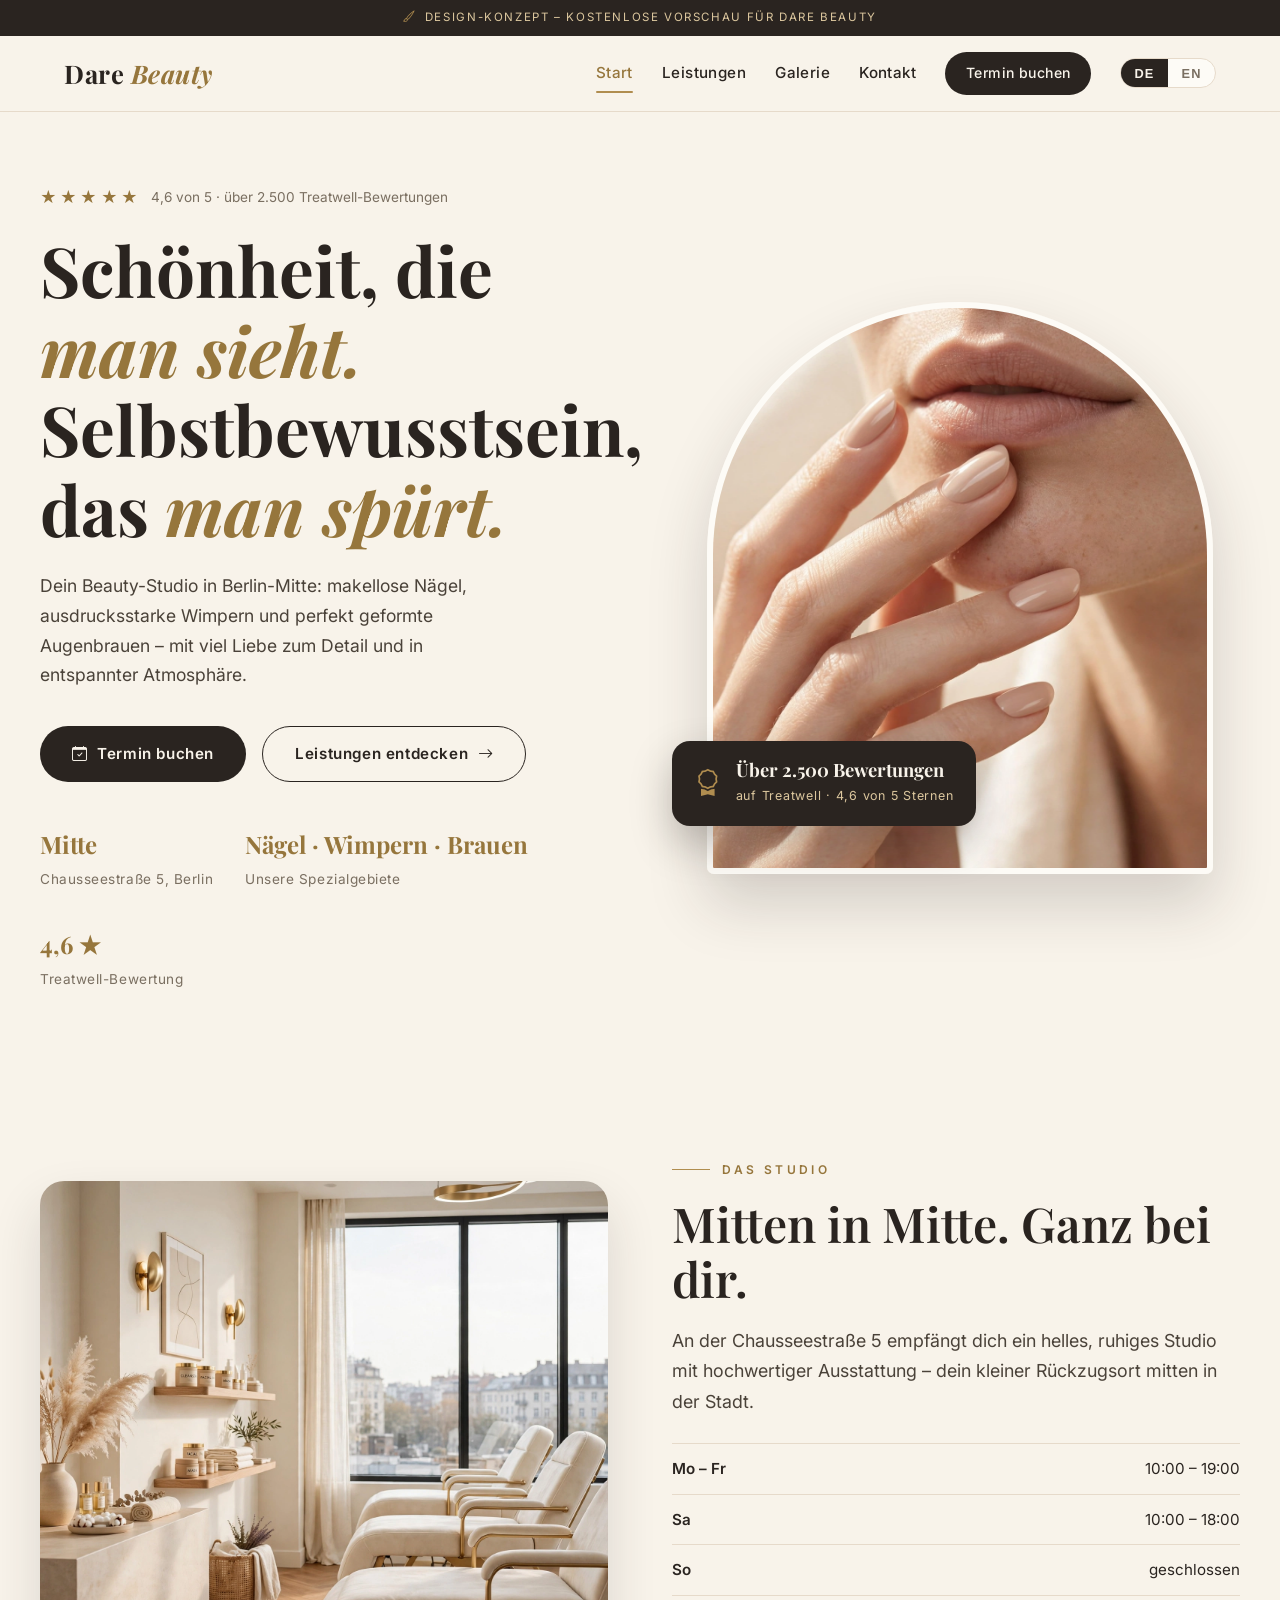
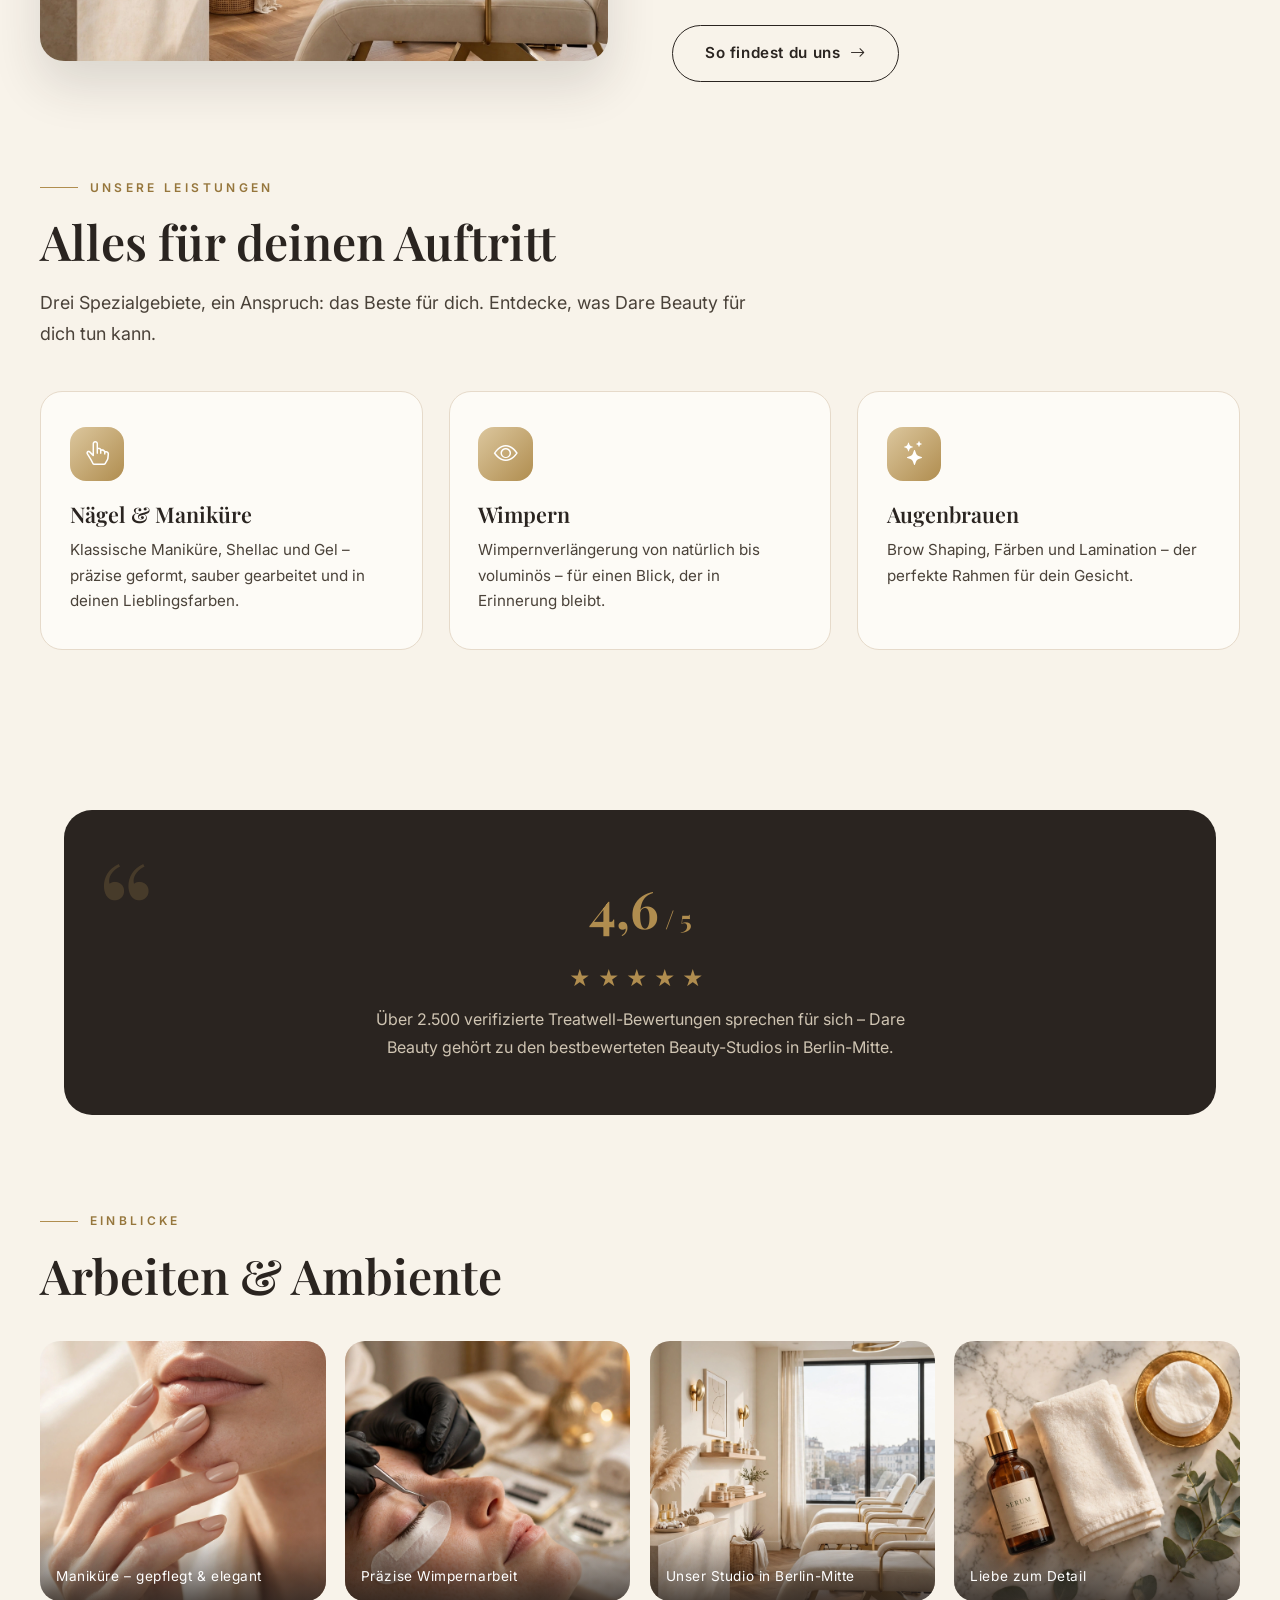
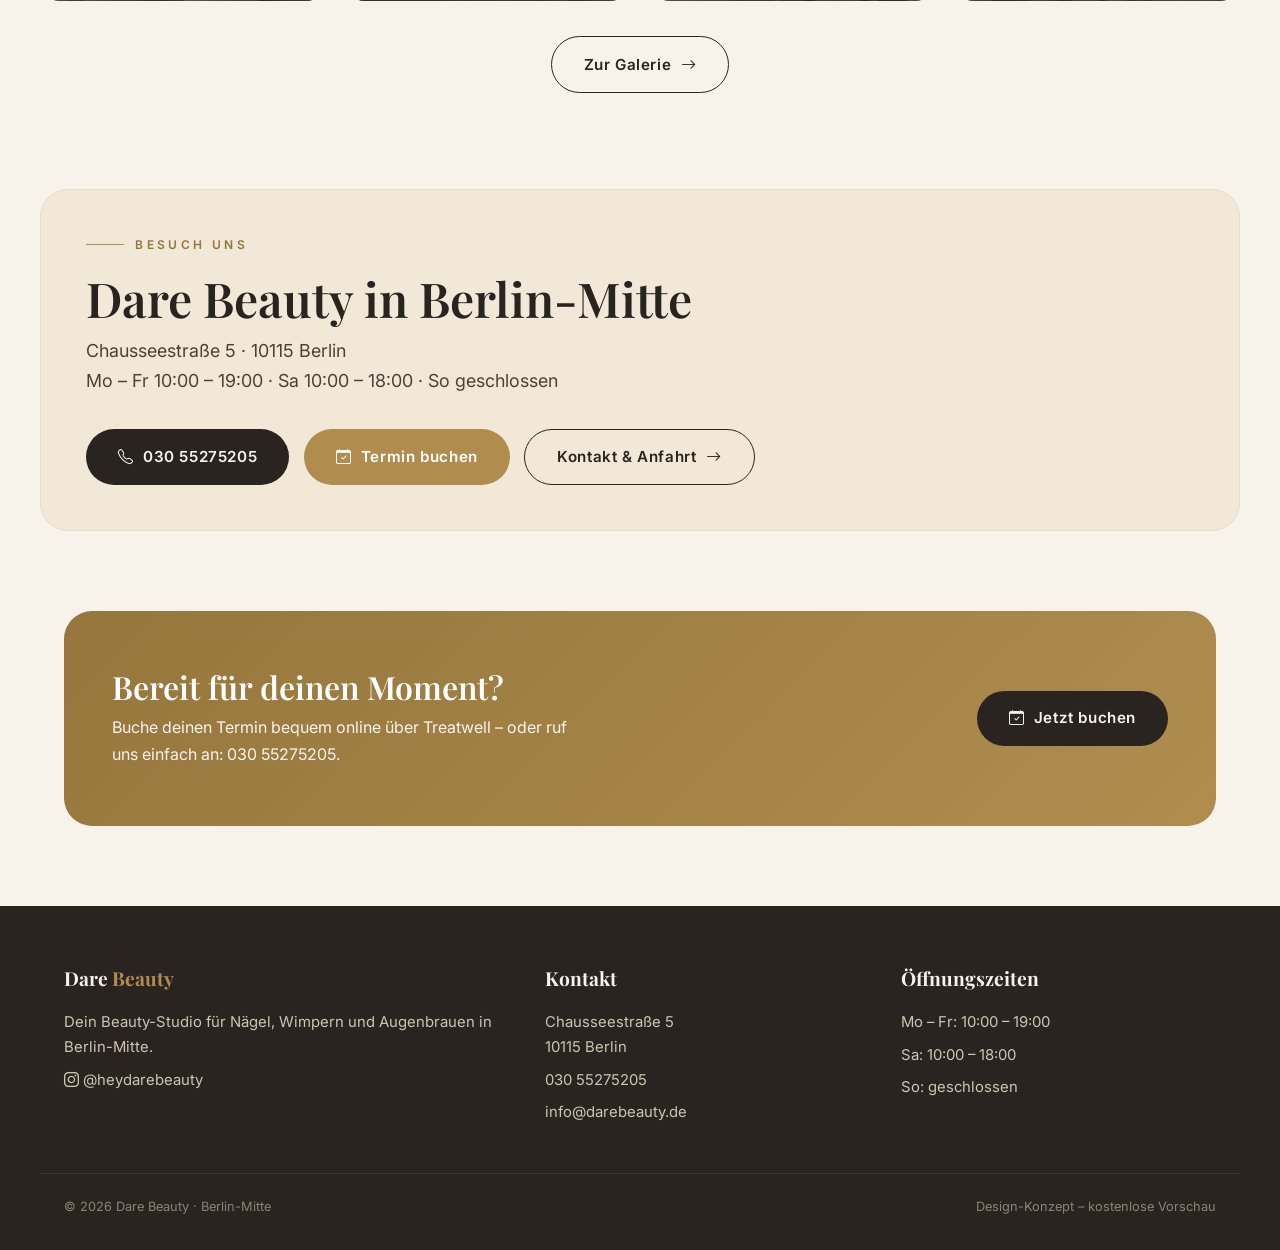
<file: index.html>
<!DOCTYPE html>
<html lang="de" data-title-de="Dare Beauty – Nagelstudio & Beauty in Berlin-Mitte" data-title-en="Dare Beauty – Nail Studio & Beauty in Berlin-Mitte">
<head>
<meta charset="UTF-8">
<meta name="viewport" content="width=device-width, initial-scale=1.0">
<title>Dare Beauty – Nagelstudio & Beauty in Berlin-Mitte</title>
<meta name="description" content="Dare Beauty in Berlin-Mitte: Maniküre, Wimpern & Augenbrauen in stilvollem Ambiente. Jetzt Termin buchen.">
<link rel="preconnect" href="https://fonts.googleapis.com">
<link rel="preconnect" href="https://fonts.gstatic.com" crossorigin>
<link href="https://fonts.googleapis.com/css2?family=Playfair+Display:ital,wght@0,500;0,600;0,700;1,500;1,600&family=Inter:wght@400;500;600;700&display=swap" rel="stylesheet">
<link rel="stylesheet" href="https://cdn.jsdelivr.net/npm/bootstrap-icons@1.11.3/font/bootstrap-icons.min.css">
<link rel="stylesheet" href="styles.css">
</head>
<body>

<div class="concept-bar"><i class="bi bi-brush"></i><span data-de="Design-Konzept – kostenlose Vorschau für Dare Beauty" data-en="Design concept — free preview for Dare Beauty">Design-Konzept – kostenlose Vorschau für Dare Beauty</span></div>

<header class="site-header">
  <nav class="nav">
    <a class="logo" href="index.html">Dare <span>Beauty</span></a>
    <button class="nav-toggle" id="navToggle" aria-label="Menü öffnen" aria-expanded="false"><i class="bi bi-list"></i></button>
    <div class="nav-links" id="navLinks">
      <a href="index.html" class="active" data-de="Start" data-en="Home">Start</a>
      <a href="services.html" data-de="Leistungen" data-en="Services">Leistungen</a>
      <a href="gallery.html" data-de="Galerie" data-en="Gallery">Galerie</a>
      <a href="contact.html" data-de="Kontakt" data-en="Contact">Kontakt</a>
      <a class="book-btn" href="https://www.treatwell.de" target="_blank" rel="noopener" data-de="Termin buchen" data-en="Book appointment">Termin buchen</a>
      <div class="lang-toggle" role="group" aria-label="Sprache / Language">
        <button class="lang-btn" data-set-lang="de">DE</button>
        <button class="lang-btn" data-set-lang="en">EN</button>
      </div>
    </div>
  </nav>
</header>

<main>
  <!-- HERO -->
  <section class="wrap hero">
    <div class="hero-copy">
      <div class="stars">
        <span>★★★★★</span>
        <small data-de="4,6 von 5 · über 2.500 Treatwell-Bewertungen" data-en="4.6 out of 5 · over 2,500 Treatwell reviews">4,6 von 5 · über 2.500 Treatwell-Bewertungen</small>
      </div>
      <h1 data-de="Schönheit, die <em>man sieht.</em> Selbstbewusstsein, das <em>man spürt.</em>" data-en="Beauty you can <em>see.</em> Confidence you can <em>feel.</em>">Schönheit, die <em>man sieht.</em> Selbstbewusstsein, das <em>man spürt.</em></h1>
      <p data-de="Dein Beauty-Studio in Berlin-Mitte: makellose Nägel, ausdrucksstarke Wimpern und perfekt geformte Augenbrauen – mit viel Liebe zum Detail und in entspannter Atmosphäre." data-en="Your beauty studio in Berlin-Mitte: flawless nails, expressive lashes and perfectly shaped brows — with great attention to detail in a relaxed atmosphere.">Dein Beauty-Studio in Berlin-Mitte: makellose Nägel, ausdrucksstarke Wimpern und perfekt geformte Augenbrauen – mit viel Liebe zum Detail und in entspannter Atmosphäre.</p>
      <div class="hero-cta">
        <a class="btn btn-dark" href="https://www.treatwell.de" target="_blank" rel="noopener"><i class="bi bi-calendar-check"></i><span data-de="Termin buchen" data-en="Book appointment">Termin buchen</span></a>
        <a class="btn btn-outline" href="services.html"><span data-de="Leistungen entdecken" data-en="Explore services">Leistungen entdecken</span><i class="bi bi-arrow-right"></i></a>
      </div>
      <div class="hero-facts">
        <div><b data-de="Mitte" data-en="Mitte">Mitte</b><span data-de="Chausseestraße 5, Berlin" data-en="Chausseestraße 5, Berlin">Chausseestraße 5, Berlin</span></div>
        <div><b data-de="Nägel · Wimpern · Brauen" data-en="Nails · Lashes · Brows">Nägel · Wimpern · Brauen</b><span data-de="Unsere Spezialgebiete" data-en="Our specialties">Unsere Spezialgebiete</span></div>
        <div><b>4,6 ★</b><span data-de="Treatwell-Bewertung" data-en="Treatwell rating">Treatwell-Bewertung</span></div>
      </div>
    </div>
    <div class="hero-visual">
      <div class="arch"><img src="images/hero-nails.webp" alt="Gepflegte Hände mit eleganter Maniküre"></div>
      <div class="hero-badge">
        <i class="bi bi-award"></i>
        <div><b data-de="Über 2.500 Bewertungen" data-en="Over 2,500 reviews">Über 2.500 Bewertungen</b><small data-de="auf Treatwell · 4,6 von 5 Sternen" data-en="on Treatwell · 4.6 out of 5 stars">auf Treatwell · 4,6 von 5 Sternen</small></div>
      </div>
    </div>
  </section>


  <!-- STUDIO -->
  <section class="wrap section">
    <div class="split">
      <img src="images/salon-interior.webp" alt="Helles, elegantes Studio-Interieur von Dare Beauty">
      <div>
        <div class="kicker" data-de="Das Studio" data-en="The studio">Das Studio</div>
        <h2 class="section-title" data-de="Mitten in Mitte. Ganz bei dir." data-en="In the heart of Mitte. All about you.">Mitten in Mitte. Ganz bei dir.</h2>
        <p class="lead" data-de="An der Chausseestraße 5 empfängt dich ein helles, ruhiges Studio mit hochwertiger Ausstattung – dein kleiner Rückzugsort mitten in der Stadt." data-en="At Chausseestraße 5, a bright, calm studio with premium furnishings awaits — your little retreat in the middle of the city.">An der Chausseestraße 5 empfängt dich ein helles, ruhiges Studio mit hochwertiger Ausstattung – dein kleiner Rückzugsort mitten in der Stadt.</p>
        <div class="hours-mini">
          <div><b data-de="Mo – Fr" data-en="Mon – Fri">Mo – Fr</b><span>10:00 – 19:00</span></div>
          <div><b data-de="Sa" data-en="Sat">Sa</b><span>10:00 – 18:00</span></div>
          <div><b data-de="So" data-en="Sun">So</b><span data-de="geschlossen" data-en="closed">geschlossen</span></div>
        </div>
        <div style="margin-top:1.8rem">
          <a class="btn btn-outline" href="contact.html"><span data-de="So findest du uns" data-en="How to find us">So findest du uns</span><i class="bi bi-arrow-right"></i></a>
        </div>
      </div>
    </div>
  </section>



  <!-- SERVICES TEASER -->
  <section class="wrap section" style="padding-top:1rem">
    <div class="kicker" data-de="Unsere Leistungen" data-en="Our services">Unsere Leistungen</div>
    <h2 class="section-title" data-de="Alles für deinen Auftritt" data-en="Everything for your look">Alles für deinen Auftritt</h2>
    <p class="lead" data-de="Drei Spezialgebiete, ein Anspruch: das Beste für dich. Entdecke, was Dare Beauty für dich tun kann." data-en="Three specialties, one promise: the very best for you. Discover what Dare Beauty can do for you.">Drei Spezialgebiete, ein Anspruch: das Beste für dich. Entdecke, was Dare Beauty für dich tun kann.</p>
    <div class="tiles">
      <div class="tile">
        <div class="icon-tile"><i class="bi bi-hand-index-thumb"></i></div>
        <h3 data-de="Nägel & Maniküre" data-en="Nails & Manicure">Nägel & Maniküre</h3>
        <p data-de="Klassische Maniküre, Shellac und Gel – präzise geformt, sauber gearbeitet und in deinen Lieblingsfarben." data-en="Classic manicure, shellac and gel — precisely shaped, cleanly done and in your favourite colours.">Klassische Maniküre, Shellac und Gel – präzise geformt, sauber gearbeitet und in deinen Lieblingsfarben.</p>
      </div>
      <div class="tile">
        <div class="icon-tile"><i class="bi bi-eye"></i></div>
        <h3 data-de="Wimpern" data-en="Lashes">Wimpern</h3>
        <p data-de="Wimpernverlängerung von natürlich bis voluminös – für einen Blick, der in Erinnerung bleibt." data-en="Lash extensions from natural to voluminous — for eyes that are remembered.">Wimpernverlängerung von natürlich bis voluminös – für einen Blick, der in Erinnerung bleibt.</p>
      </div>
      <div class="tile">
        <div class="icon-tile"><i class="bi bi-stars"></i></div>
        <h3 data-de="Augenbrauen" data-en="Brows">Augenbrauen</h3>
        <p data-de="Brow Shaping, Färben und Lamination – der perfekte Rahmen für dein Gesicht." data-en="Brow shaping, tinting and lamination — the perfect frame for your face.">Brow Shaping, Färben und Lamination – der perfekte Rahmen für dein Gesicht.</p>
      </div>
    </div>
  </section>


  <!-- REVIEW BAND -->
  <section class="wrap">
    <div class="review-band">
      <div class="big">4,6<span style="font-size:1.6rem"> / 5</span></div>
      <div class="stars">★★★★★</div>
      <p data-de="Über 2.500 verifizierte Treatwell-Bewertungen sprechen für sich – Dare Beauty gehört zu den bestbewerteten Beauty-Studios in Berlin-Mitte." data-en="Over 2,500 verified Treatwell reviews speak for themselves — Dare Beauty is among the best-rated beauty studios in Berlin-Mitte.">Über 2.500 verifizierte Treatwell-Bewertungen sprechen für sich – Dare Beauty gehört zu den bestbewerteten Beauty-Studios in Berlin-Mitte.</p>
    </div>
  </section>



  <!-- GALLERY PREVIEW (enrichment) -->
  <section class="wrap section" style="padding-top:1rem">
    <div class="kicker" data-de="Einblicke" data-en="A look inside">Einblicke</div>
    <h2 class="section-title" data-de="Arbeiten &amp; Ambiente" data-en="Work &amp; atmosphere">Arbeiten &amp; Ambiente</h2>
    <div class="enrich-gallery">
      <figure><img src="images/hero-nails.webp" alt="Gepflegte Hände mit eleganter Maniküre"><figcaption data-de="Maniküre – gepflegt &amp; elegant" data-en="Manicure — polished &amp; elegant">Maniküre – gepflegt &amp; elegant</figcaption></figure>
      <figure><img src="images/lashes-treatment.webp" alt="Professionelle Wimpernbehandlung im Studio"><figcaption data-de="Präzise Wimpernarbeit" data-en="Precise lash work">Präzise Wimpernarbeit</figcaption></figure>
      <figure><img src="images/salon-interior.webp" alt="Helles, elegantes Studio-Interieur von Dare Beauty"><figcaption data-de="Unser Studio in Berlin-Mitte" data-en="Our studio in Berlin-Mitte">Unser Studio in Berlin-Mitte</figcaption></figure>
      <figure><img src="images/treatment-detail.webp" alt="Hochwertige Pflegeprodukte und Details"><figcaption data-de="Liebe zum Detail" data-en="Love for detail">Liebe zum Detail</figcaption></figure>
    </div>
    <div style="text-align:center;margin-top:2.2rem">
      <a class="btn btn-outline" href="gallery.html"><span data-de="Zur Galerie" data-en="View the gallery">Zur Galerie</span><i class="bi bi-arrow-right"></i></a>
    </div>
  </section>


  <!-- VISIT / CONTACT BAND (enrichment) -->
  <section class="wrap section" style="padding-top:1rem">
    <div class="enrich-visit">
      <div>
        <div class="kicker" data-de="Besuch uns" data-en="Visit us">Besuch uns</div>
        <h2 class="section-title" data-de="Dare Beauty in Berlin-Mitte" data-en="Dare Beauty in Berlin-Mitte">Dare Beauty in Berlin-Mitte</h2>
        <p class="lead">Chausseestraße 5 · 10115 Berlin<br><span data-de="Mo – Fr 10:00 – 19:00 · Sa 10:00 – 18:00 · So geschlossen" data-en="Mon – Fri 10:00 – 19:00 · Sat 10:00 – 18:00 · Sun closed">Mo – Fr 10:00 – 19:00 · Sa 10:00 – 18:00 · So geschlossen</span></p>
      </div>
      <div class="enrich-visit-ctas">
        <a class="btn btn-dark" href="tel:+493055275205"><i class="bi bi-telephone"></i><span>030 55275205</span></a>
        <a class="btn btn-gold" href="https://www.treatwell.de" target="_blank" rel="noopener"><i class="bi bi-calendar-check"></i><span data-de="Termin buchen" data-en="Book appointment">Termin buchen</span></a>
        <a class="btn btn-outline" href="contact.html"><span data-de="Kontakt &amp; Anfahrt" data-en="Contact &amp; directions">Kontakt &amp; Anfahrt</span><i class="bi bi-arrow-right"></i></a>
      </div>
    </div>
  </section>


  <!-- CTA -->
  <section class="wrap">
    <div class="cta-band">
      <div>
        <h2 data-de="Bereit für deinen Moment?" data-en="Ready for your moment?">Bereit für deinen Moment?</h2>
        <p data-de="Buche deinen Termin bequem online über Treatwell – oder ruf uns einfach an: 030 55275205." data-en="Book your appointment conveniently online via Treatwell — or simply call us: 030 55275205.">Buche deinen Termin bequem online über Treatwell – oder ruf uns einfach an: 030 55275205.</p>
      </div>
      <a class="btn btn-dark" href="https://www.treatwell.de" target="_blank" rel="noopener"><i class="bi bi-calendar-check"></i><span data-de="Jetzt buchen" data-en="Book now">Jetzt buchen</span></a>
    </div>
  </section>
</main>

<footer>
  <div class="foot-grid">
    <div>
      <h4>Dare <span style="color:var(--gold)">Beauty</span></h4>
      <p data-de="Dein Beauty-Studio für Nägel, Wimpern und Augenbrauen in Berlin-Mitte." data-en="Your beauty studio for nails, lashes and brows in Berlin-Mitte.">Dein Beauty-Studio für Nägel, Wimpern und Augenbrauen in Berlin-Mitte.</p>
      <a href="https://instagram.com/heydarebeauty" target="_blank" rel="noopener"><i class="bi bi-instagram"></i> @heydarebeauty</a>
    </div>
    <div>
      <h4 data-de="Kontakt" data-en="Contact">Kontakt</h4>
      <p>Chausseestraße 5<br>10115 Berlin</p>
      <a href="tel:+493055275205">030 55275205</a>
      <a href="mailto:info@darebeauty.de">info@darebeauty.de</a>
    </div>
    <div>
      <h4 data-de="Öffnungszeiten" data-en="Opening hours">Öffnungszeiten</h4>
      <p><span data-de="Mo – Fr:" data-en="Mon – Fri:">Mo – Fr:</span> 10:00 – 19:00</p>
      <p><span data-de="Sa:" data-en="Sat:">Sa:</span> 10:00 – 18:00</p>
      <p><span data-de="So:" data-en="Sun:">So:</span> <span data-de="geschlossen" data-en="closed">geschlossen</span></p>
    </div>
  </div>
  <div class="foot-bottom">
    <span>© 2026 Dare Beauty · Berlin-Mitte</span>
    <span data-de="Design-Konzept – kostenlose Vorschau" data-en="Design concept — free preview">Design-Konzept – kostenlose Vorschau</span>
  </div>
</footer>

<script src="lang.js"></script>
</body>
</html>
</file>
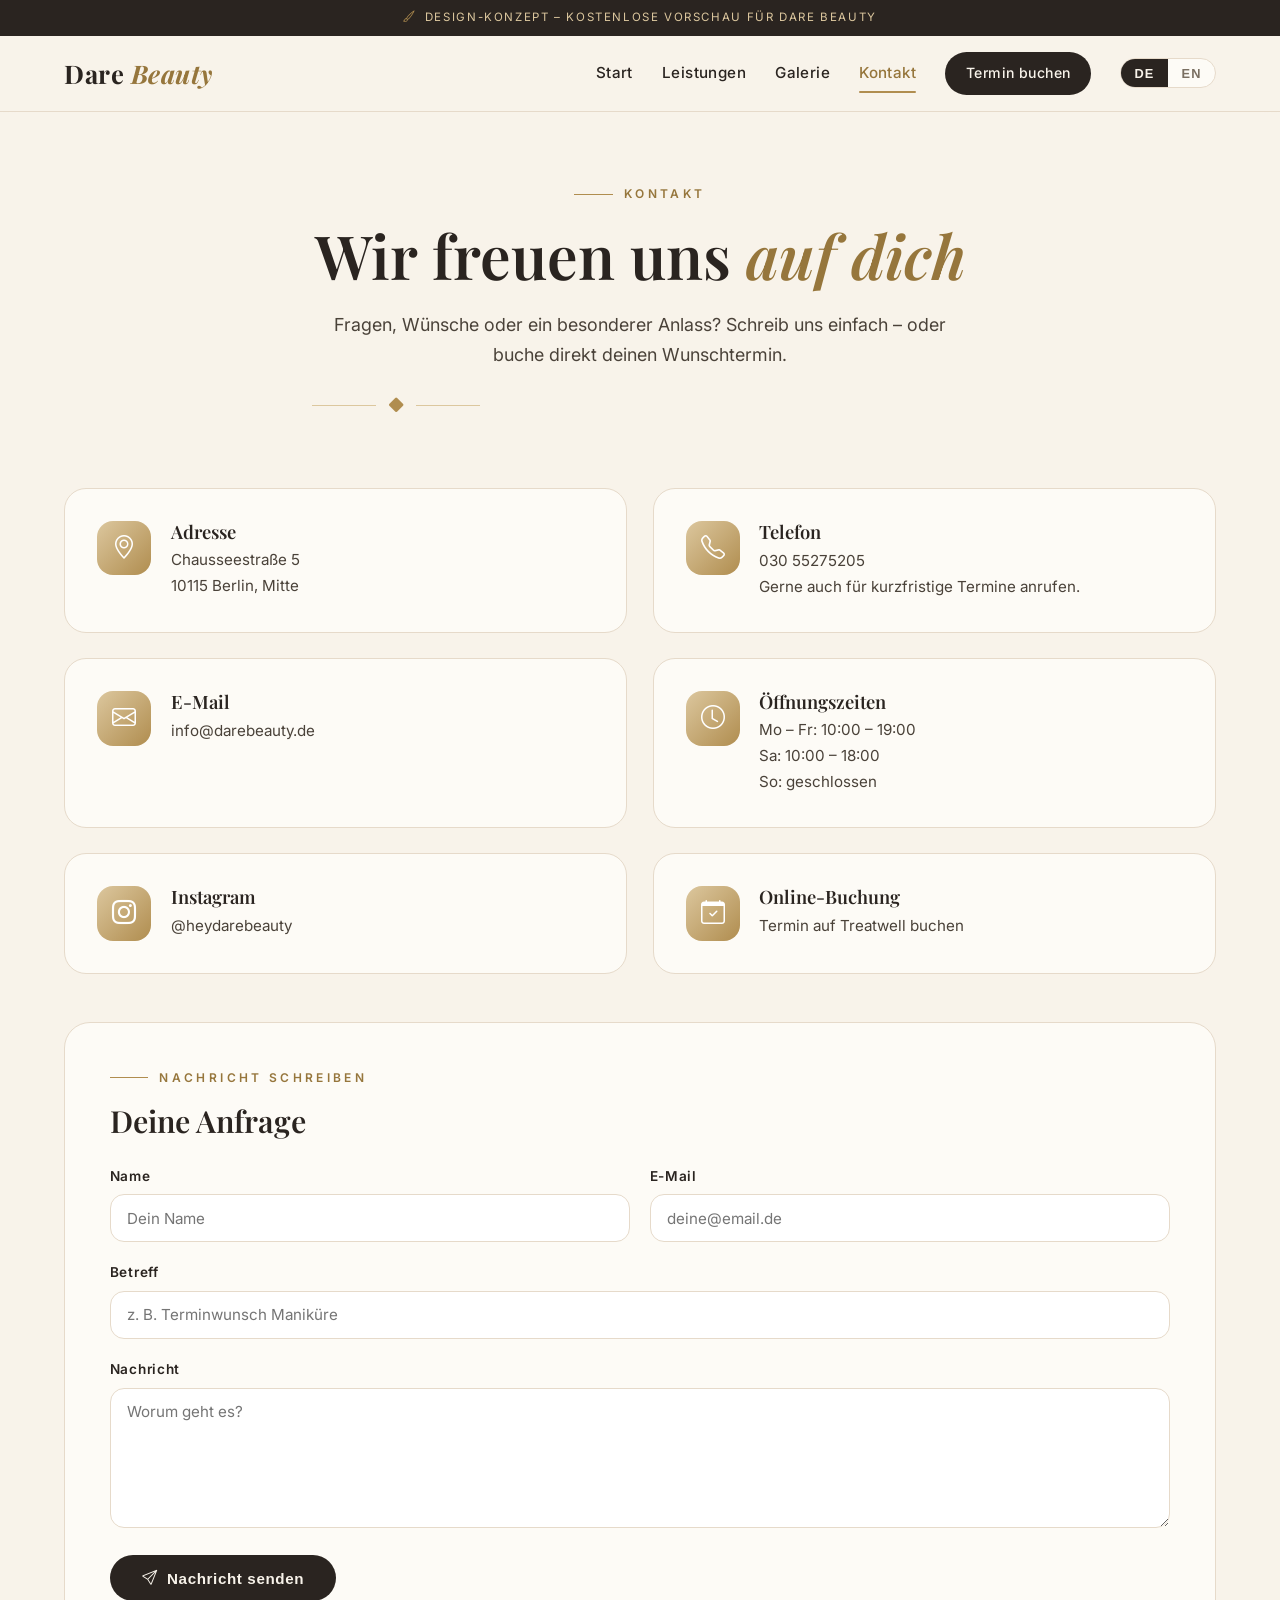
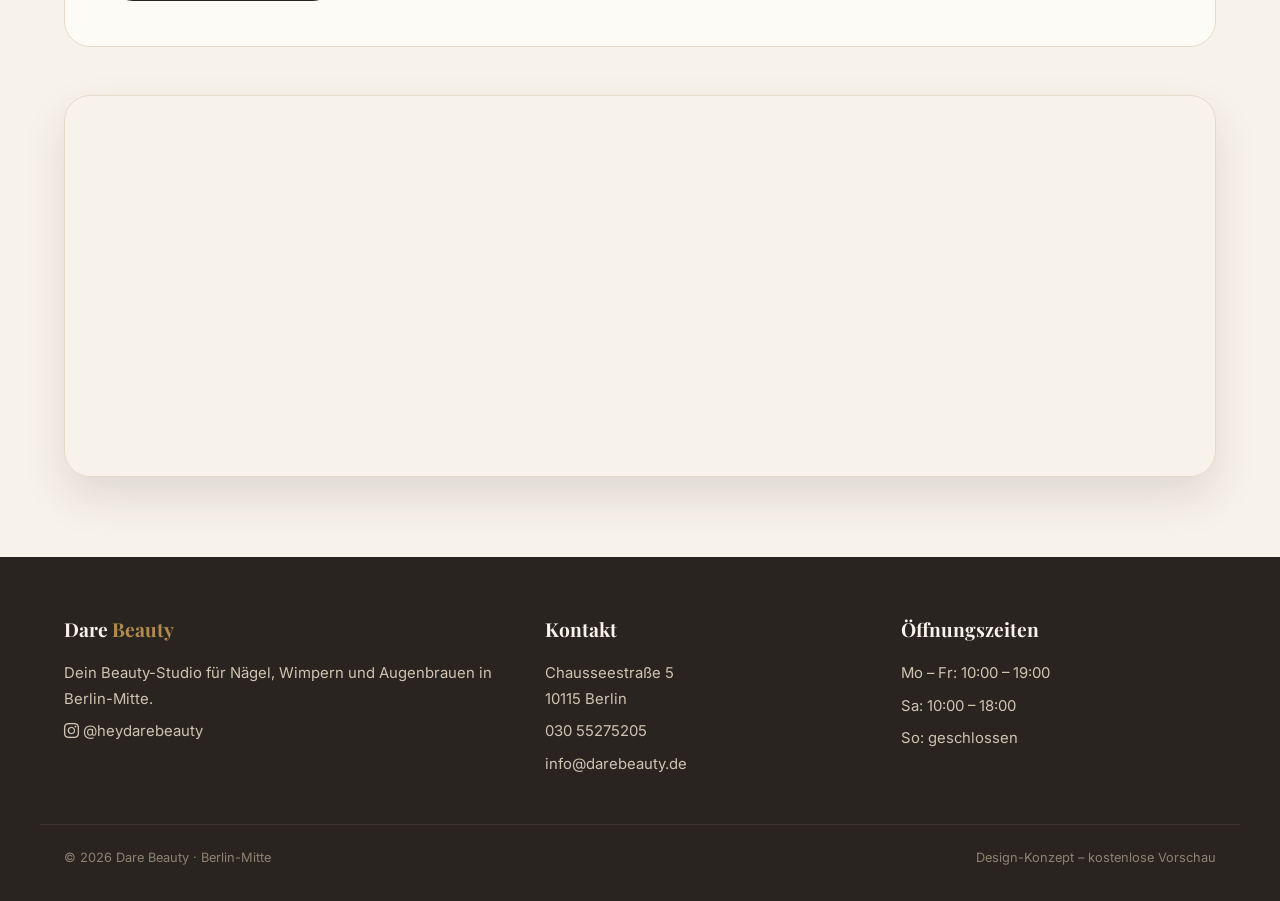
<file: contact.html>
<!DOCTYPE html>
<html lang="de" data-title-de="Kontakt – Dare Beauty Berlin" data-title-en="Contact – Dare Beauty Berlin">
<head>
<meta charset="UTF-8">
<meta name="viewport" content="width=device-width, initial-scale=1.0">
<title>Kontakt – Dare Beauty Berlin</title>
<meta name="description" content="Kontakt zu Dare Beauty in Berlin-Mitte: Adresse, Telefon, E-Mail, Öffnungszeiten und Anfahrt.">
<link rel="preconnect" href="https://fonts.googleapis.com">
<link rel="preconnect" href="https://fonts.gstatic.com" crossorigin>
<link href="https://fonts.googleapis.com/css2?family=Playfair+Display:ital,wght@0,500;0,600;0,700;1,500;1,600&family=Inter:wght@400;500;600;700&display=swap" rel="stylesheet">
<link rel="stylesheet" href="https://cdn.jsdelivr.net/npm/bootstrap-icons@1.11.3/font/bootstrap-icons.min.css">
<link rel="stylesheet" href="styles.css">
</head>
<body>

<div class="concept-bar"><i class="bi bi-brush"></i><span data-de="Design-Konzept – kostenlose Vorschau für Dare Beauty" data-en="Design concept — free preview for Dare Beauty">Design-Konzept – kostenlose Vorschau für Dare Beauty</span></div>

<header class="site-header">
  <nav class="nav">
    <a class="logo" href="index.html">Dare <span>Beauty</span></a>
    <button class="nav-toggle" id="navToggle" aria-label="Menü öffnen" aria-expanded="false"><i class="bi bi-list"></i></button>
    <div class="nav-links" id="navLinks">
      <a href="index.html" data-de="Start" data-en="Home">Start</a>
      <a href="services.html" data-de="Leistungen" data-en="Services">Leistungen</a>
      <a href="gallery.html" data-de="Galerie" data-en="Gallery">Galerie</a>
      <a href="contact.html" class="active" data-de="Kontakt" data-en="Contact">Kontakt</a>
      <a class="book-btn" href="https://www.treatwell.de" target="_blank" rel="noopener" data-de="Termin buchen" data-en="Book appointment">Termin buchen</a>
      <div class="lang-toggle" role="group" aria-label="Sprache / Language">
        <button class="lang-btn" data-set-lang="de">DE</button>
        <button class="lang-btn" data-set-lang="en">EN</button>
      </div>
    </div>
  </nav>
</header>

<main>
  <section class="page-hero">
    <div class="kicker" style="justify-content:center" data-de="Kontakt" data-en="Contact">Kontakt</div>
    <h1 data-de="Wir freuen uns <em style='color:var(--gold-deep)'>auf dich</em>" data-en="We look forward <em style='color:var(--gold-deep)'>to seeing you</em>">Wir freuen uns <em style="color:var(--gold-deep)">auf dich</em></h1>
    <p class="lead" style="margin:1.2rem auto 0" data-de="Fragen, Wünsche oder ein besonderer Anlass? Schreib uns einfach – oder buche direkt deinen Wunschtermin." data-en="Questions, wishes or a special occasion? Just write to us — or book your appointment directly.">Fragen, Wünsche oder ein besonderer Anlass? Schreib uns einfach – oder buche direkt deinen Wunschtermin.</p>
    <div class="gold-rule"><i class="bi bi-diamond-fill"></i></div>
  </section>

  <section class="wrap">
    <div class="contact-grid">
      <div class="contact-card">
        <div class="icon-tile"><i class="bi bi-geo-alt"></i></div>
        <div>
          <h3 data-de="Adresse" data-en="Address">Adresse</h3>
          <p>Chausseestraße 5<br>10115 Berlin, Mitte</p>
        </div>
      </div>
      <div class="contact-card">
        <div class="icon-tile"><i class="bi bi-telephone"></i></div>
        <div>
          <h3 data-de="Telefon" data-en="Phone">Telefon</h3>
          <a href="tel:+493055275205">030 55275205</a>
          <p data-de="Gerne auch für kurzfristige Termine anrufen." data-en="Feel free to call for short-notice appointments too.">Gerne auch für kurzfristige Termine anrufen.</p>
        </div>
      </div>
      <div class="contact-card">
        <div class="icon-tile"><i class="bi bi-envelope"></i></div>
        <div>
          <h3>E-Mail</h3>
          <a href="mailto:info@darebeauty.de">info@darebeauty.de</a>
        </div>
      </div>
      <div class="contact-card">
        <div class="icon-tile"><i class="bi bi-clock"></i></div>
        <div>
          <h3 data-de="Öffnungszeiten" data-en="Opening hours">Öffnungszeiten</h3>
          <p><span data-de="Mo – Fr:" data-en="Mon – Fri:">Mo – Fr:</span> 10:00 – 19:00<br>
             <span data-de="Sa:" data-en="Sat:">Sa:</span> 10:00 – 18:00<br>
             <span data-de="So:" data-en="Sun:">So:</span> <span data-de="geschlossen" data-en="closed">geschlossen</span></p>
        </div>
      </div>
      <div class="contact-card">
        <div class="icon-tile"><i class="bi bi-instagram"></i></div>
        <div>
          <h3>Instagram</h3>
          <a href="https://instagram.com/heydarebeauty" target="_blank" rel="noopener">@heydarebeauty</a>
        </div>
      </div>
      <div class="contact-card">
        <div class="icon-tile"><i class="bi bi-calendar-check"></i></div>
        <div>
          <h3 data-de="Online-Buchung" data-en="Online booking">Online-Buchung</h3>
          <a href="https://www.treatwell.de" target="_blank" rel="noopener" data-de="Termin auf Treatwell buchen" data-en="Book via Treatwell">Termin auf Treatwell buchen</a>
        </div>
      </div>
    </div>

    <div class="form-card">
      <div class="kicker" data-de="Nachricht schreiben" data-en="Send a message">Nachricht schreiben</div>
      <h2 class="section-title" style="font-size:1.9rem" data-de="Deine Anfrage" data-en="Your enquiry">Deine Anfrage</h2>
      <form action="mailto:info@darebeauty.de" method="post" enctype="text/plain" style="margin-top:1.6rem">
        <div class="form-grid">
          <div>
            <label for="name" data-de="Name" data-en="Name">Name</label>
            <input id="name" name="name" type="text" required data-de-ph="Dein Name" data-en-ph="Your name" placeholder="Dein Name">
          </div>
          <div>
            <label for="email">E-Mail</label>
            <input id="email" name="email" type="email" required data-de-ph="deine@email.de" data-en-ph="you@email.com" placeholder="deine@email.de">
          </div>
          <div class="full">
            <label for="subject" data-de="Betreff" data-en="Subject">Betreff</label>
            <input id="subject" name="subject" type="text" data-de-ph="z. B. Terminwunsch Maniküre" data-en-ph="e.g. manicure appointment request" placeholder="z. B. Terminwunsch Maniküre">
          </div>
          <div class="full">
            <label for="message" data-de="Nachricht" data-en="Message">Nachricht</label>
            <textarea id="message" name="message" required data-de-ph="Worum geht es?" data-en-ph="What's it about?" placeholder="Worum geht es?"></textarea>
          </div>
          <div class="full">
            <button class="btn btn-dark" type="submit"><i class="bi bi-send"></i><span data-de="Nachricht senden" data-en="Send message">Nachricht senden</span></button>
          </div>
        </div>
      </form>
    </div>

    <div class="map-wrap">
      <iframe title="Karte: Chausseestraße 5, 10115 Berlin" src="https://www.google.com/maps?q=Chausseestra%C3%9Fe+5,+10115+Berlin&output=embed" loading="lazy" referrerpolicy="no-referrer-when-downgrade"></iframe>
    </div>
  </section>
</main>

<footer>
  <div class="foot-grid">
    <div>
      <h4>Dare <span style="color:var(--gold)">Beauty</span></h4>
      <p data-de="Dein Beauty-Studio für Nägel, Wimpern und Augenbrauen in Berlin-Mitte." data-en="Your beauty studio for nails, lashes and brows in Berlin-Mitte.">Dein Beauty-Studio für Nägel, Wimpern und Augenbrauen in Berlin-Mitte.</p>
      <a href="https://instagram.com/heydarebeauty" target="_blank" rel="noopener"><i class="bi bi-instagram"></i> @heydarebeauty</a>
    </div>
    <div>
      <h4 data-de="Kontakt" data-en="Contact">Kontakt</h4>
      <p>Chausseestraße 5<br>10115 Berlin</p>
      <a href="tel:+493055275205">030 55275205</a>
      <a href="mailto:info@darebeauty.de">info@darebeauty.de</a>
    </div>
    <div>
      <h4 data-de="Öffnungszeiten" data-en="Opening hours">Öffnungszeiten</h4>
      <p><span data-de="Mo – Fr:" data-en="Mon – Fri:">Mo – Fr:</span> 10:00 – 19:00</p>
      <p><span data-de="Sa:" data-en="Sat:">Sa:</span> 10:00 – 18:00</p>
      <p><span data-de="So:" data-en="Sun:">So:</span> <span data-de="geschlossen" data-en="closed">geschlossen</span></p>
    </div>
  </div>
  <div class="foot-bottom">
    <span>© 2026 Dare Beauty · Berlin-Mitte</span>
    <span data-de="Design-Konzept – kostenlose Vorschau" data-en="Design concept — free preview">Design-Konzept – kostenlose Vorschau</span>
  </div>
</footer>

<script src="lang.js"></script>
</body>
</html>
</file>
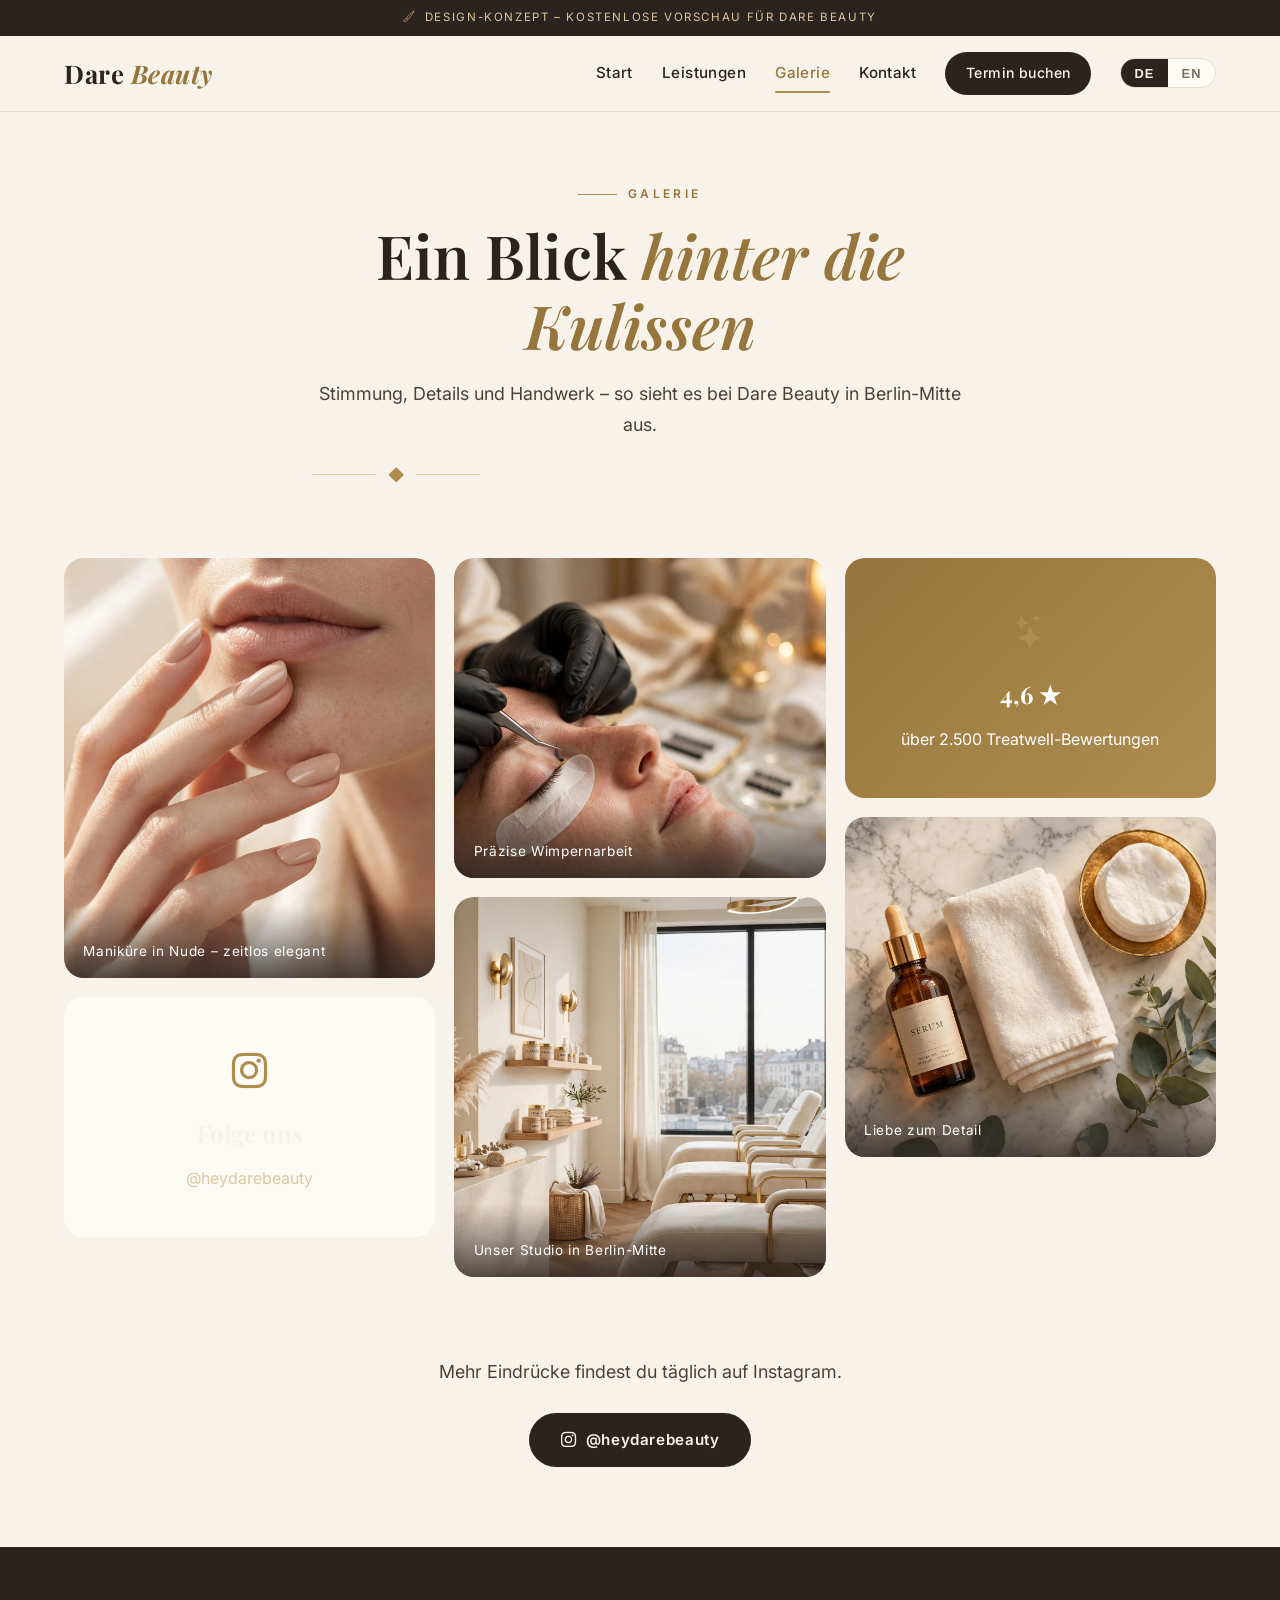
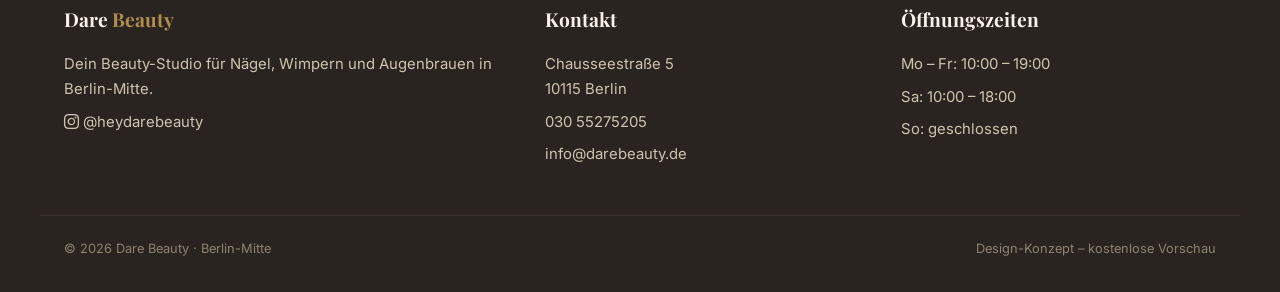
<file: gallery.html>
<!DOCTYPE html>
<html lang="de" data-title-de="Galerie – Dare Beauty Berlin" data-title-en="Gallery – Dare Beauty Berlin">
<head>
<meta charset="UTF-8">
<meta name="viewport" content="width=device-width, initial-scale=1.0">
<title>Galerie – Dare Beauty Berlin</title>
<meta name="description" content="Einblicke in das Dare Beauty Studio in Berlin-Mitte: Arbeiten, Ambiente und Details.">
<link rel="preconnect" href="https://fonts.googleapis.com">
<link rel="preconnect" href="https://fonts.gstatic.com" crossorigin>
<link href="https://fonts.googleapis.com/css2?family=Playfair+Display:ital,wght@0,500;0,600;0,700;1,500;1,600&family=Inter:wght@400;500;600;700&display=swap" rel="stylesheet">
<link rel="stylesheet" href="https://cdn.jsdelivr.net/npm/bootstrap-icons@1.11.3/font/bootstrap-icons.min.css">
<link rel="stylesheet" href="styles.css">
</head>
<body>

<div class="concept-bar"><i class="bi bi-brush"></i><span data-de="Design-Konzept – kostenlose Vorschau für Dare Beauty" data-en="Design concept — free preview for Dare Beauty">Design-Konzept – kostenlose Vorschau für Dare Beauty</span></div>

<header class="site-header">
  <nav class="nav">
    <a class="logo" href="index.html">Dare <span>Beauty</span></a>
    <button class="nav-toggle" id="navToggle" aria-label="Menü öffnen" aria-expanded="false"><i class="bi bi-list"></i></button>
    <div class="nav-links" id="navLinks">
      <a href="index.html" data-de="Start" data-en="Home">Start</a>
      <a href="services.html" data-de="Leistungen" data-en="Services">Leistungen</a>
      <a href="gallery.html" class="active" data-de="Galerie" data-en="Gallery">Galerie</a>
      <a href="contact.html" data-de="Kontakt" data-en="Contact">Kontakt</a>
      <a class="book-btn" href="https://www.treatwell.de" target="_blank" rel="noopener" data-de="Termin buchen" data-en="Book appointment">Termin buchen</a>
      <div class="lang-toggle" role="group" aria-label="Sprache / Language">
        <button class="lang-btn" data-set-lang="de">DE</button>
        <button class="lang-btn" data-set-lang="en">EN</button>
      </div>
    </div>
  </nav>
</header>

<main>
  <section class="page-hero">
    <div class="kicker" style="justify-content:center" data-de="Galerie" data-en="Gallery">Galerie</div>
    <h1 data-de="Ein Blick <em style='color:var(--gold-deep)'>hinter die Kulissen</em>" data-en="A look <em style='color:var(--gold-deep)'>behind the scenes</em>">Ein Blick <em style="color:var(--gold-deep)">hinter die Kulissen</em></h1>
    <p class="lead" style="margin:1.2rem auto 0" data-de="Stimmung, Details und Handwerk – so sieht es bei Dare Beauty in Berlin-Mitte aus." data-en="Mood, details and craftsmanship — this is what Dare Beauty in Berlin-Mitte looks like.">Stimmung, Details und Handwerk – so sieht es bei Dare Beauty in Berlin-Mitte aus.</p>
    <div class="gold-rule"><i class="bi bi-diamond-fill"></i></div>
  </section>

  <section class="wrap">
    <div class="masonry">
      <figure>
        <img src="images/hero-nails.webp" alt="Elegante Maniküre in Nude-Tönen" style="height:420px">
        <figcaption data-de="Maniküre in Nude – zeitlos elegant" data-en="Nude manicure — timelessly elegant">Maniküre in Nude – zeitlos elegant</figcaption>
      </figure>
      <figure class="brand-tile">
        <i class="bi bi-instagram"></i>
        <b data-de="Folge uns" data-en="Follow us">Folge uns</b>
        <span>@heydarebeauty</span>
      </figure>
      <figure>
        <img src="images/lashes-treatment.webp" alt="Professionelle Wimpernbehandlung im Studio" style="height:320px">
        <figcaption data-de="Präzise Wimpernarbeit" data-en="Precise lash work">Präzise Wimpernarbeit</figcaption>
      </figure>
      <figure>
        <img src="images/salon-interior.webp" alt="Helles Studio-Interieur mit goldenen Akzenten" style="height:380px">
        <figcaption data-de="Unser Studio in Berlin-Mitte" data-en="Our studio in Berlin-Mitte">Unser Studio in Berlin-Mitte</figcaption>
      </figure>
      <figure class="brand-tile goldbg">
        <i class="bi bi-stars"></i>
        <b>4,6 ★</b>
        <span data-de="über 2.500 Treatwell-Bewertungen" data-en="over 2,500 Treatwell reviews">über 2.500 Treatwell-Bewertungen</span>
      </figure>
      <figure>
        <img src="images/treatment-detail.webp" alt="Hochwertige Pflegeprodukte und Details" style="height:340px">
        <figcaption data-de="Liebe zum Detail" data-en="Love for detail">Liebe zum Detail</figcaption>
      </figure>
    </div>

    <div style="text-align:center;margin-bottom:5rem">
      <p class="lead" style="margin:0 auto 1.6rem" data-de="Mehr Eindrücke findest du täglich auf Instagram." data-en="Find more impressions daily on Instagram.">Mehr Eindrücke findest du täglich auf Instagram.</p>
      <a class="btn btn-dark" href="https://instagram.com/heydarebeauty" target="_blank" rel="noopener"><i class="bi bi-instagram"></i><span>@heydarebeauty</span></a>
    </div>
  </section>
</main>

<footer>
  <div class="foot-grid">
    <div>
      <h4>Dare <span style="color:var(--gold)">Beauty</span></h4>
      <p data-de="Dein Beauty-Studio für Nägel, Wimpern und Augenbrauen in Berlin-Mitte." data-en="Your beauty studio for nails, lashes and brows in Berlin-Mitte.">Dein Beauty-Studio für Nägel, Wimpern und Augenbrauen in Berlin-Mitte.</p>
      <a href="https://instagram.com/heydarebeauty" target="_blank" rel="noopener"><i class="bi bi-instagram"></i> @heydarebeauty</a>
    </div>
    <div>
      <h4 data-de="Kontakt" data-en="Contact">Kontakt</h4>
      <p>Chausseestraße 5<br>10115 Berlin</p>
      <a href="tel:+493055275205">030 55275205</a>
      <a href="mailto:info@darebeauty.de">info@darebeauty.de</a>
    </div>
    <div>
      <h4 data-de="Öffnungszeiten" data-en="Opening hours">Öffnungszeiten</h4>
      <p><span data-de="Mo – Fr:" data-en="Mon – Fri:">Mo – Fr:</span> 10:00 – 19:00</p>
      <p><span data-de="Sa:" data-en="Sat:">Sa:</span> 10:00 – 18:00</p>
      <p><span data-de="So:" data-en="Sun:">So:</span> <span data-de="geschlossen" data-en="closed">geschlossen</span></p>
    </div>
  </div>
  <div class="foot-bottom">
    <span>© 2026 Dare Beauty · Berlin-Mitte</span>
    <span data-de="Design-Konzept – kostenlose Vorschau" data-en="Design concept — free preview">Design-Konzept – kostenlose Vorschau</span>
  </div>
</footer>

<script src="lang.js"></script>
</body>
</html>
</file>
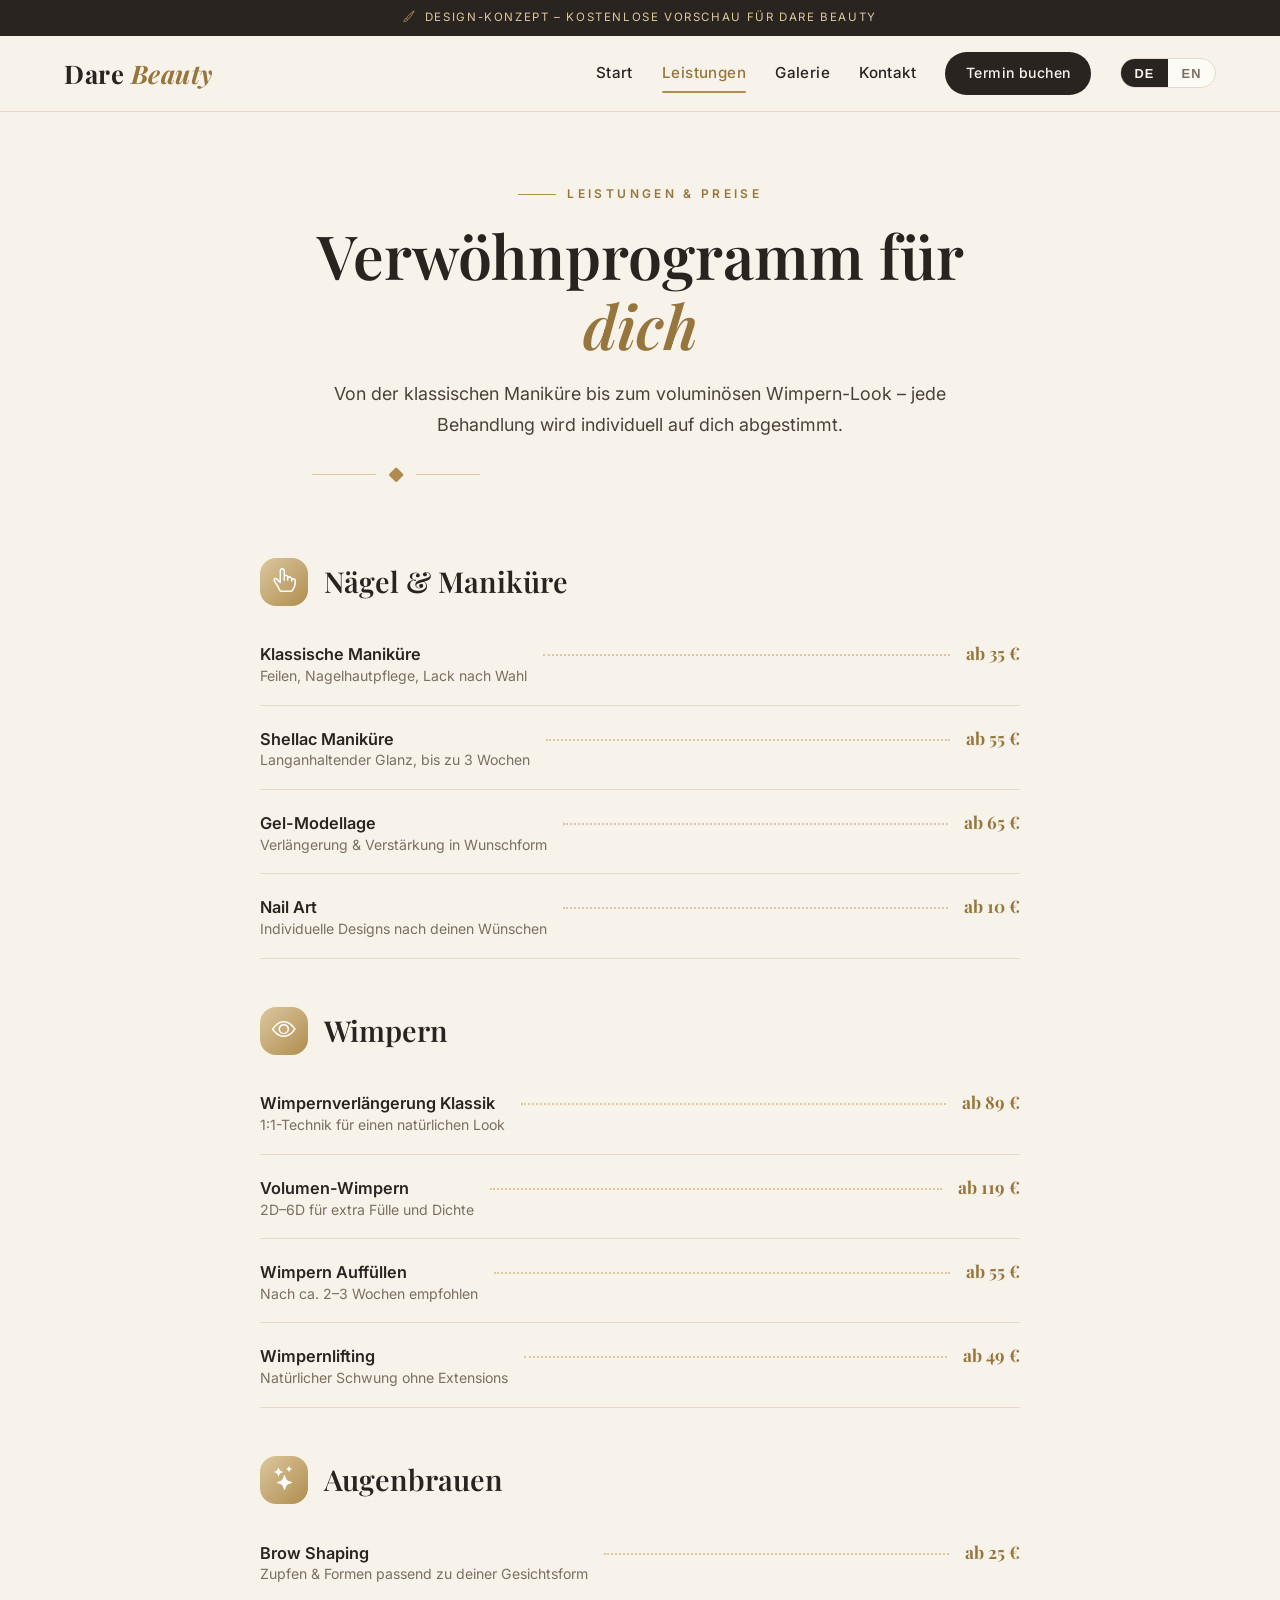
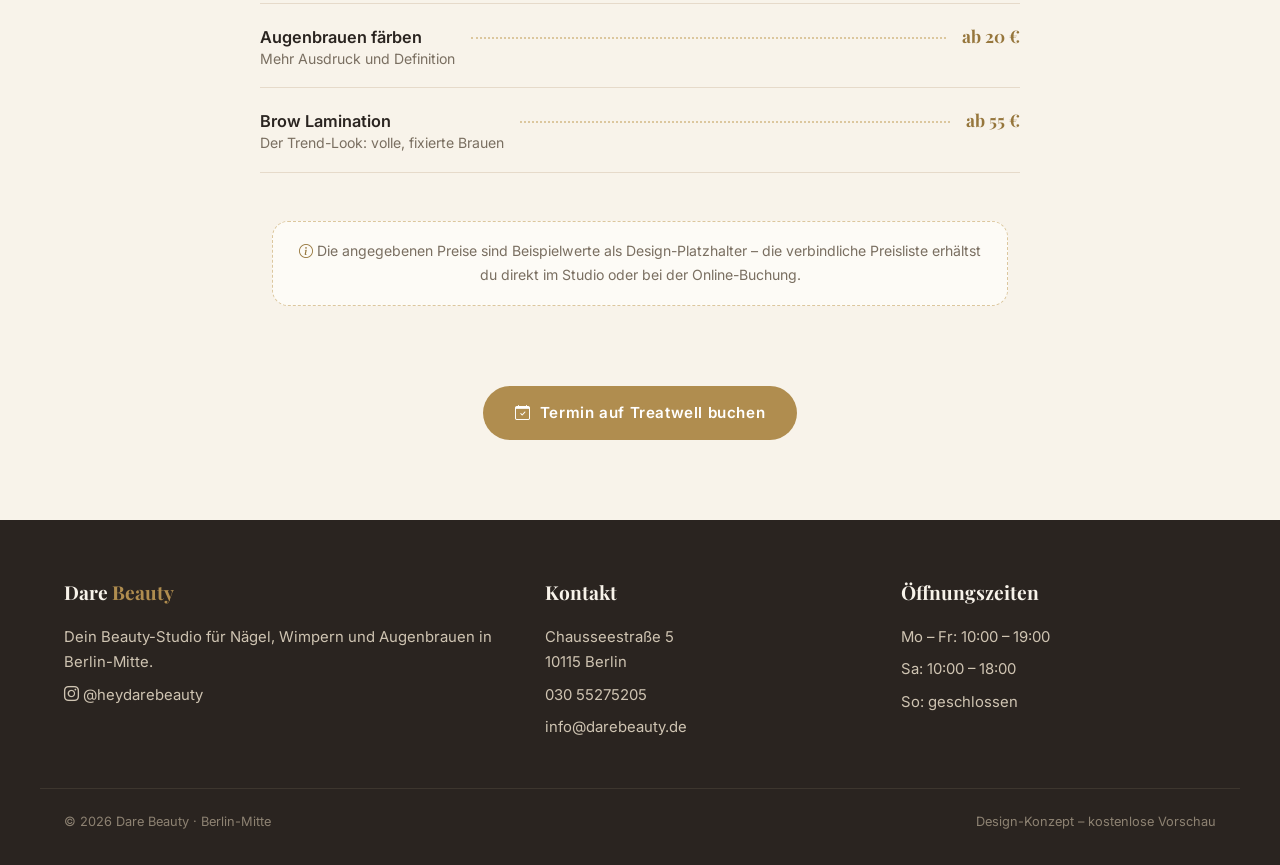
<file: services.html>
<!DOCTYPE html>
<html lang="de" data-title-de="Leistungen – Dare Beauty Berlin" data-title-en="Services – Dare Beauty Berlin">
<head>
<meta charset="UTF-8">
<meta name="viewport" content="width=device-width, initial-scale=1.0">
<title>Leistungen – Dare Beauty Berlin</title>
<meta name="description" content="Alle Leistungen von Dare Beauty: Maniküre, Wimpernverlängerung und Augenbrauen-Styling in Berlin-Mitte.">
<link rel="preconnect" href="https://fonts.googleapis.com">
<link rel="preconnect" href="https://fonts.gstatic.com" crossorigin>
<link href="https://fonts.googleapis.com/css2?family=Playfair+Display:ital,wght@0,500;0,600;0,700;1,500;1,600&family=Inter:wght@400;500;600;700&display=swap" rel="stylesheet">
<link rel="stylesheet" href="https://cdn.jsdelivr.net/npm/bootstrap-icons@1.11.3/font/bootstrap-icons.min.css">
<link rel="stylesheet" href="styles.css">
</head>
<body>

<div class="concept-bar"><i class="bi bi-brush"></i><span data-de="Design-Konzept – kostenlose Vorschau für Dare Beauty" data-en="Design concept — free preview for Dare Beauty">Design-Konzept – kostenlose Vorschau für Dare Beauty</span></div>

<header class="site-header">
  <nav class="nav">
    <a class="logo" href="index.html">Dare <span>Beauty</span></a>
    <button class="nav-toggle" id="navToggle" aria-label="Menü öffnen" aria-expanded="false"><i class="bi bi-list"></i></button>
    <div class="nav-links" id="navLinks">
      <a href="index.html" data-de="Start" data-en="Home">Start</a>
      <a href="services.html" class="active" data-de="Leistungen" data-en="Services">Leistungen</a>
      <a href="gallery.html" data-de="Galerie" data-en="Gallery">Galerie</a>
      <a href="contact.html" data-de="Kontakt" data-en="Contact">Kontakt</a>
      <a class="book-btn" href="https://www.treatwell.de" target="_blank" rel="noopener" data-de="Termin buchen" data-en="Book appointment">Termin buchen</a>
      <div class="lang-toggle" role="group" aria-label="Sprache / Language">
        <button class="lang-btn" data-set-lang="de">DE</button>
        <button class="lang-btn" data-set-lang="en">EN</button>
      </div>
    </div>
  </nav>
</header>

<main>
  <section class="page-hero">
    <div class="kicker" style="justify-content:center" data-de="Leistungen & Preise" data-en="Services & prices">Leistungen & Preise</div>
    <h1 data-de="Verwöhnprogramm für <em style='color:var(--gold-deep)'>dich</em>" data-en="A pampering menu <em style='color:var(--gold-deep)'>for you</em>">Verwöhnprogramm für <em style="color:var(--gold-deep)">dich</em></h1>
    <p class="lead" style="margin:1.2rem auto 0" data-de="Von der klassischen Maniküre bis zum voluminösen Wimpern-Look – jede Behandlung wird individuell auf dich abgestimmt." data-en="From classic manicures to voluminous lash looks — every treatment is tailored to you.">Von der klassischen Maniküre bis zum voluminösen Wimpern-Look – jede Behandlung wird individuell auf dich abgestimmt.</p>
    <div class="gold-rule"><i class="bi bi-diamond-fill"></i></div>
  </section>

  <section class="wrap">
    <div class="menu">
      <div class="menu-group">
        <div class="menu-group-head">
          <div class="icon-tile"><i class="bi bi-hand-index-thumb"></i></div>
          <h2 data-de="Nägel & Maniküre" data-en="Nails & Manicure">Nägel & Maniküre</h2>
        </div>
        <div class="menu-item">
          <div><h3 data-de="Klassische Maniküre" data-en="Classic manicure">Klassische Maniküre</h3><p data-de="Feilen, Nagelhautpflege, Lack nach Wahl" data-en="Filing, cuticle care, polish of your choice">Feilen, Nagelhautpflege, Lack nach Wahl</p></div>
          <span class="dots"></span><span class="price" data-de="ab 35 €" data-en="from €35">ab 35 €</span>
        </div>
        <div class="menu-item">
          <div><h3 data-de="Shellac Maniküre" data-en="Shellac manicure">Shellac Maniküre</h3><p data-de="Langanhaltender Glanz, bis zu 3 Wochen" data-en="Long-lasting shine, up to 3 weeks">Langanhaltender Glanz, bis zu 3 Wochen</p></div>
          <span class="dots"></span><span class="price" data-de="ab 55 €" data-en="from €55">ab 55 €</span>
        </div>
        <div class="menu-item">
          <div><h3 data-de="Gel-Modellage" data-en="Gel nails">Gel-Modellage</h3><p data-de="Verlängerung & Verstärkung in Wunschform" data-en="Extensions & reinforcement in your desired shape">Verlängerung & Verstärkung in Wunschform</p></div>
          <span class="dots"></span><span class="price" data-de="ab 65 €" data-en="from €65">ab 65 €</span>
        </div>
        <div class="menu-item">
          <div><h3 data-de="Nail Art" data-en="Nail art">Nail Art</h3><p data-de="Individuelle Designs nach deinen Wünschen" data-en="Custom designs to your wishes">Individuelle Designs nach deinen Wünschen</p></div>
          <span class="dots"></span><span class="price" data-de="ab 10 €" data-en="from €10">ab 10 €</span>
        </div>
      </div>

      <div class="menu-group">
        <div class="menu-group-head">
          <div class="icon-tile"><i class="bi bi-eye"></i></div>
          <h2 data-de="Wimpern" data-en="Lashes">Wimpern</h2>
        </div>
        <div class="menu-item">
          <div><h3 data-de="Wimpernverlängerung Klassik" data-en="Classic lash extensions">Wimpernverlängerung Klassik</h3><p data-de="1:1-Technik für einen natürlichen Look" data-en="1:1 technique for a natural look">1:1-Technik für einen natürlichen Look</p></div>
          <span class="dots"></span><span class="price" data-de="ab 89 €" data-en="from €89">ab 89 €</span>
        </div>
        <div class="menu-item">
          <div><h3 data-de="Volumen-Wimpern" data-en="Volume lashes">Volumen-Wimpern</h3><p data-de="2D–6D für extra Fülle und Dichte" data-en="2D–6D for extra fullness and density">2D–6D für extra Fülle und Dichte</p></div>
          <span class="dots"></span><span class="price" data-de="ab 119 €" data-en="from €119">ab 119 €</span>
        </div>
        <div class="menu-item">
          <div><h3 data-de="Wimpern Auffüllen" data-en="Lash refill">Wimpern Auffüllen</h3><p data-de="Nach ca. 2–3 Wochen empfohlen" data-en="Recommended after approx. 2–3 weeks">Nach ca. 2–3 Wochen empfohlen</p></div>
          <span class="dots"></span><span class="price" data-de="ab 55 €" data-en="from €55">ab 55 €</span>
        </div>
        <div class="menu-item">
          <div><h3 data-de="Wimpernlifting" data-en="Lash lift">Wimpernlifting</h3><p data-de="Natürlicher Schwung ohne Extensions" data-en="Natural curl without extensions">Natürlicher Schwung ohne Extensions</p></div>
          <span class="dots"></span><span class="price" data-de="ab 49 €" data-en="from €49">ab 49 €</span>
        </div>
      </div>

      <div class="menu-group">
        <div class="menu-group-head">
          <div class="icon-tile"><i class="bi bi-stars"></i></div>
          <h2 data-de="Augenbrauen" data-en="Brows">Augenbrauen</h2>
        </div>
        <div class="menu-item">
          <div><h3 data-de="Brow Shaping" data-en="Brow shaping">Brow Shaping</h3><p data-de="Zupfen & Formen passend zu deiner Gesichtsform" data-en="Plucking & shaping matched to your face">Zupfen & Formen passend zu deiner Gesichtsform</p></div>
          <span class="dots"></span><span class="price" data-de="ab 25 €" data-en="from €25">ab 25 €</span>
        </div>
        <div class="menu-item">
          <div><h3 data-de="Augenbrauen färben" data-en="Brow tinting">Augenbrauen färben</h3><p data-de="Mehr Ausdruck und Definition" data-en="More expression and definition">Mehr Ausdruck und Definition</p></div>
          <span class="dots"></span><span class="price" data-de="ab 20 €" data-en="from €20">ab 20 €</span>
        </div>
        <div class="menu-item">
          <div><h3 data-de="Brow Lamination" data-en="Brow lamination">Brow Lamination</h3><p data-de="Der Trend-Look: volle, fixierte Brauen" data-en="The trend look: full, set brows">Der Trend-Look: volle, fixierte Brauen</p></div>
          <span class="dots"></span><span class="price" data-de="ab 55 €" data-en="from €55">ab 55 €</span>
        </div>
      </div>
    </div>

    <div class="price-note">
      <i class="bi bi-info-circle" style="color:var(--gold-deep)"></i>
      <span data-de="Die angegebenen Preise sind Beispielwerte als Design-Platzhalter – die verbindliche Preisliste erhältst du direkt im Studio oder bei der Online-Buchung." data-en="The prices shown are sample values as design placeholders — you will receive the binding price list directly at the studio or when booking online.">Die angegebenen Preise sind Beispielwerte als Design-Platzhalter – die verbindliche Preisliste erhältst du direkt im Studio oder bei der Online-Buchung.</span>
    </div>

    <div style="text-align:center;margin-bottom:5rem">
      <a class="btn btn-gold" href="https://www.treatwell.de" target="_blank" rel="noopener"><i class="bi bi-calendar-check"></i><span data-de="Termin auf Treatwell buchen" data-en="Book on Treatwell">Termin auf Treatwell buchen</span></a>
    </div>
  </section>
</main>

<footer>
  <div class="foot-grid">
    <div>
      <h4>Dare <span style="color:var(--gold)">Beauty</span></h4>
      <p data-de="Dein Beauty-Studio für Nägel, Wimpern und Augenbrauen in Berlin-Mitte." data-en="Your beauty studio for nails, lashes and brows in Berlin-Mitte.">Dein Beauty-Studio für Nägel, Wimpern und Augenbrauen in Berlin-Mitte.</p>
      <a href="https://instagram.com/heydarebeauty" target="_blank" rel="noopener"><i class="bi bi-instagram"></i> @heydarebeauty</a>
    </div>
    <div>
      <h4 data-de="Kontakt" data-en="Contact">Kontakt</h4>
      <p>Chausseestraße 5<br>10115 Berlin</p>
      <a href="tel:+493055275205">030 55275205</a>
      <a href="mailto:info@darebeauty.de">info@darebeauty.de</a>
    </div>
    <div>
      <h4 data-de="Öffnungszeiten" data-en="Opening hours">Öffnungszeiten</h4>
      <p><span data-de="Mo – Fr:" data-en="Mon – Fri:">Mo – Fr:</span> 10:00 – 19:00</p>
      <p><span data-de="Sa:" data-en="Sat:">Sa:</span> 10:00 – 18:00</p>
      <p><span data-de="So:" data-en="Sun:">So:</span> <span data-de="geschlossen" data-en="closed">geschlossen</span></p>
    </div>
  </div>
  <div class="foot-bottom">
    <span>© 2026 Dare Beauty · Berlin-Mitte</span>
    <span data-de="Design-Konzept – kostenlose Vorschau" data-en="Design concept — free preview">Design-Konzept – kostenlose Vorschau</span>
  </div>
</footer>

<script src="lang.js"></script>
</body>
</html>
</file>
<file: styles.css>
:root{
  --ivory:#F8F3EA;
  --ivory-deep:#F1E8D8;
  --cream:#FDFBF6;
  --charcoal:#2A2420;
  --charcoal-soft:#4A4239;
  --gold:#B08D4F;
  --gold-deep:#96763C;
  --gold-soft:#DCC79E;
  --line:#E6DACA;
  --muted:#7A6F61;
}
*{margin:0;padding:0;box-sizing:border-box}
html{scroll-behavior:smooth}
body{
  font-family:'Inter',system-ui,sans-serif;
  background:var(--ivory);
  color:var(--charcoal);
  line-height:1.7;
  -webkit-font-smoothing:antialiased;
}
img{max-width:100%;display:block}
a{color:inherit;text-decoration:none}
h1,h2,h3,.serif{font-family:'Playfair Display',Georgia,serif;font-weight:600;line-height:1.15}

/* ---------- concept badge bar ---------- */
.concept-bar{
  background:var(--charcoal);
  color:var(--gold-soft);
  font-size:.72rem;letter-spacing:.14em;text-transform:uppercase;
  text-align:center;padding:.5rem 1rem;
  display:flex;align-items:center;justify-content:center;gap:.5rem;
}
.concept-bar i{color:var(--gold)}

/* ---------- header / nav ---------- */
.site-header{position:sticky;top:0;z-index:3000;background:rgba(248,243,234,.96);backdrop-filter:blur(8px);border-bottom:1px solid var(--line)}
.nav{max-width:1200px;margin:0 auto;display:flex;align-items:center;justify-content:space-between;padding:1rem 1.5rem;position:relative}
.logo{font-family:'Playfair Display',serif;font-size:1.6rem;font-weight:700;letter-spacing:.02em}
.logo span{color:var(--gold-deep);font-style:italic}
.nav-links{display:flex;align-items:center;gap:1.8rem}
.nav-links a{font-size:.95rem;font-weight:500;letter-spacing:.03em;position:relative;padding:.3rem 0}
.nav-links a.active,.nav-links a:hover{color:var(--gold-deep)}
.nav-links a.active::after{content:"";position:absolute;left:0;right:0;bottom:-2px;height:2px;background:var(--gold);border-radius:2px}
.book-btn{background:var(--charcoal);color:var(--ivory)!important;padding:.6rem 1.3rem!important;border-radius:999px;font-size:.88rem!important}
.book-btn:hover{background:var(--gold-deep);color:#fff!important}
.lang-toggle{display:flex;border:1px solid var(--line);border-radius:999px;overflow:hidden;background:var(--cream)}
.lang-btn{border:0;background:transparent;padding:.4rem .85rem;font-size:.8rem;font-weight:600;letter-spacing:.08em;cursor:pointer;color:var(--muted)}
.lang-btn.active{background:var(--charcoal);color:var(--ivory)}
.nav-toggle{display:none;background:none;border:0;font-size:1.8rem;cursor:pointer;color:var(--charcoal)}

/* ---------- layout helpers ---------- */
.wrap{max-width:1200px;margin:0 auto;padding:0 1.5rem}
.section{padding:5rem 0}
.kicker{font-size:.75rem;letter-spacing:.28em;text-transform:uppercase;color:var(--gold-deep);font-weight:600;margin-bottom:1rem;display:flex;align-items:center;gap:.7rem}
.kicker::before{content:"";width:2.4rem;height:1px;background:var(--gold)}
.section-title{font-size:clamp(2rem,4vw,3rem);margin-bottom:1.2rem}
.lead{font-size:1.12rem;color:var(--charcoal-soft);max-width:46rem}
.gold-rule{display:flex;align-items:center;gap:.8rem;margin:1.4rem 0;color:var(--gold)}
.gold-rule::before,.gold-rule::after{content:"";height:1px;background:var(--gold-soft);flex:0 0 64px}
.gold-rule i{font-size:.9rem}
.btn{display:inline-flex;align-items:center;gap:.6rem;padding:.9rem 2rem;border-radius:999px;font-weight:600;font-size:.95rem;letter-spacing:.04em;transition:transform .2s,box-shadow .2s,background .2s;cursor:pointer;border:0}
.btn:hover{transform:translateY(-2px)}
.btn-dark{background:var(--charcoal);color:var(--ivory)}
.btn-dark:hover{background:var(--gold-deep);color:#fff}
.btn-gold{background:var(--gold);color:#fff}
.btn-gold:hover{background:var(--gold-deep)}
.btn-outline{border:1.5px solid var(--charcoal);color:var(--charcoal);background:transparent}
.btn-outline:hover{background:var(--charcoal);color:var(--ivory)}

/* ---------- home hero ---------- */
.hero{display:grid;grid-template-columns:1.05fr .95fr;gap:4rem;align-items:center;padding:4.5rem 0 5.5rem}
.hero-copy .stars{color:var(--gold-deep);letter-spacing:.2em;font-size:1rem;margin-bottom:1.2rem;display:flex;align-items:center;gap:.6rem}
.hero-copy .stars small{color:var(--muted);letter-spacing:0;font-size:.85rem}
.hero h1{font-size:clamp(2.6rem,5.4vw,4.4rem);font-weight:700}
.hero h1 em{color:var(--gold-deep)}
.hero p{margin:1.4rem 0 2.2rem;color:var(--charcoal-soft);font-size:1.1rem;max-width:30rem}
.hero-cta{display:flex;gap:1rem;flex-wrap:wrap}
.hero-facts{display:flex;gap:2rem;margin-top:2.6rem;flex-wrap:wrap}
.hero-facts div b{font-family:'Playfair Display',serif;font-size:1.5rem;color:var(--gold-deep);display:block}
.hero-facts div span{font-size:.85rem;color:var(--muted);letter-spacing:.04em}
.hero-visual{position:relative}
.arch{border-radius:999px 999px 28px 28px;overflow:hidden;border:6px solid var(--cream);box-shadow:0 30px 60px rgba(42,36,32,.18)}
.arch img{width:100%;height:560px;object-fit:cover}
.hero-badge{position:absolute;left:-2.2rem;bottom:3rem;background:var(--charcoal);color:var(--ivory);border-radius:18px;padding:1.1rem 1.4rem;display:flex;gap:.9rem;align-items:center;box-shadow:0 18px 40px rgba(42,36,32,.28)}
.hero-badge i{font-size:1.7rem;color:var(--gold)}
.hero-badge b{font-family:'Playfair Display',serif;font-size:1.15rem;display:block;line-height:1.2}
.hero-badge small{font-size:.78rem;color:var(--gold-soft);letter-spacing:.06em}

/* ---------- icon tiles ---------- */
.tiles{display:grid;grid-template-columns:repeat(3,1fr);gap:1.6rem;margin-top:2.6rem}
.tile{background:var(--cream);border:1px solid var(--line);border-radius:22px;padding:2.2rem 1.8rem;transition:transform .25s,box-shadow .25s}
.tile:hover{transform:translateY(-6px);box-shadow:0 24px 48px rgba(42,36,32,.12)}
.icon-tile{width:3.4rem;height:3.4rem;border-radius:16px;background:linear-gradient(135deg,var(--gold-soft),var(--gold));display:flex;align-items:center;justify-content:center;margin-bottom:1.3rem}
.icon-tile i{font-size:1.5rem;color:#fff}
.tile h3{font-size:1.35rem;margin-bottom:.6rem}
.tile p{font-size:.95rem;color:var(--charcoal-soft)}

/* ---------- studio split ---------- */
.split{display:grid;grid-template-columns:1fr 1fr;gap:4rem;align-items:center}
.split img{border-radius:24px;height:480px;width:100%;object-fit:cover;box-shadow:0 24px 50px rgba(42,36,32,.14)}
.hours-mini{margin-top:1.6rem;border-top:1px solid var(--line)}
.hours-mini div{display:flex;justify-content:space-between;padding:.75rem 0;border-bottom:1px solid var(--line);font-size:.95rem}
.hours-mini div b{font-weight:600}

/* ---------- review banner ---------- */
.review-band{background:var(--charcoal);color:var(--ivory);border-radius:28px;padding:3.4rem 3rem;text-align:center;margin:5rem 0;position:relative;overflow:hidden}
.review-band::before{content:"“";position:absolute;top:-1.5rem;left:2rem;font-family:'Playfair Display',serif;font-size:9rem;color:rgba(176,141,79,.22)}
.review-band .big{font-family:'Playfair Display',serif;font-size:3.2rem;color:var(--gold);font-weight:700}
.review-band .stars{color:var(--gold);letter-spacing:.35em;font-size:1.3rem;margin:.6rem 0}
.review-band p{color:#CFC4B2;max-width:34rem;margin:0 auto}

/* ---------- CTA band / footer ---------- */
.cta-band{background:linear-gradient(135deg,var(--gold-deep),var(--gold));border-radius:28px;padding:3.6rem 3rem;color:#fff;display:flex;align-items:center;justify-content:space-between;gap:2rem;flex-wrap:wrap;margin-bottom:5rem}
.cta-band h2{font-size:2rem;margin-bottom:.5rem}
.cta-band p{opacity:.92;max-width:30rem}
footer{background:var(--charcoal);color:#CFC4B2;padding:3.5rem 0 2rem;margin-top:2rem}
.foot-grid{display:grid;grid-template-columns:1.4fr 1fr 1fr;gap:2.5rem;max-width:1200px;margin:0 auto;padding:0 1.5rem}
.foot-grid h4{color:var(--ivory);font-family:'Playfair Display',serif;font-size:1.2rem;margin-bottom:1rem}
.foot-grid a:hover{color:var(--gold-soft)}
.foot-grid p,.foot-grid a{font-size:.93rem;display:block;margin-bottom:.45rem}
.foot-bottom{max-width:1200px;margin:2.5rem auto 0;padding:1.4rem 1.5rem 0;border-top:1px solid #3d362e;display:flex;justify-content:space-between;gap:1rem;flex-wrap:wrap;font-size:.8rem;color:#8d8272}

/* ---------- services page ---------- */
.page-hero{text-align:center;padding:4.5rem 1.5rem 3rem;max-width:44rem;margin:0 auto}
.page-hero h1{font-size:clamp(2.4rem,5vw,3.8rem)}
.menu{max-width:760px;margin:0 auto 2rem}
.menu-group{margin-bottom:3rem}
.menu-group-head{display:flex;align-items:center;gap:1rem;margin-bottom:1rem}
.menu-group-head .icon-tile{width:3rem;height:3rem;margin:0}
.menu-group-head h2{font-size:1.8rem}
.menu-item{display:flex;align-items:baseline;gap:1rem;padding:1.05rem 0;border-bottom:1px solid var(--line)}
.menu-item .dots{flex:1;border-bottom:2px dotted var(--gold-soft);transform:translateY(-4px)}
.menu-item h3{font-family:'Inter',sans-serif;font-size:1.02rem;font-weight:600}
.menu-item p{font-size:.88rem;color:var(--muted);grid-column:1/-1}
.menu-item .price{font-family:'Playfair Display',serif;font-weight:700;color:var(--gold-deep);white-space:nowrap;font-size:1.08rem}
.price-note{text-align:center;font-size:.88rem;color:var(--muted);background:var(--cream);border:1px dashed var(--gold-soft);border-radius:16px;padding:1.1rem 1.5rem;max-width:46rem;margin:0 auto 5rem}

/* ---------- gallery page ---------- */
.masonry{columns:3;column-gap:1.2rem;margin-bottom:5rem}
.masonry figure{break-inside:avoid;margin:0 0 1.2rem;border-radius:20px;overflow:hidden;position:relative;background:var(--cream)}
.masonry img{width:100%;object-fit:cover}
.masonry figcaption{position:absolute;left:0;right:0;bottom:0;padding:2.2rem 1.2rem .9rem;background:linear-gradient(transparent,rgba(42,36,32,.78));color:#fff;font-size:.85rem;letter-spacing:.05em}
.brand-tile{display:flex;flex-direction:column;align-items:center;justify-content:center;gap:.7rem;background:var(--charcoal);color:var(--gold-soft);min-height:240px;text-align:center;padding:2rem}
.brand-tile i{font-size:2.2rem;color:var(--gold)}
.brand-tile b{font-family:'Playfair Display',serif;font-size:1.5rem;color:var(--ivory)}
.brand-tile.goldbg{background:linear-gradient(135deg,var(--gold-deep),var(--gold));color:#fff}
.brand-tile.goldbg b{color:#fff}

/* ---------- contact page ---------- */
.contact-grid{display:grid;grid-template-columns:1fr 1fr;gap:1.6rem;margin-bottom:3rem}
.contact-card{background:var(--cream);border:1px solid var(--line);border-radius:22px;padding:2rem;display:flex;gap:1.2rem;align-items:flex-start}
.contact-card .icon-tile{margin:0;flex-shrink:0}
.contact-card h3{font-size:1.15rem;margin-bottom:.3rem}
.contact-card p,.contact-card a{font-size:.95rem;color:var(--charcoal-soft)}
.contact-card a:hover{color:var(--gold-deep)}
.form-card{background:var(--cream);border:1px solid var(--line);border-radius:26px;padding:2.8rem;margin-bottom:3rem}
.form-grid{display:grid;grid-template-columns:1fr 1fr;gap:1.2rem}
.form-grid .full{grid-column:1/-1}
label{font-size:.85rem;font-weight:600;letter-spacing:.05em;display:block;margin-bottom:.4rem}
input,textarea{width:100%;border:1px solid var(--line);border-radius:14px;padding:.85rem 1rem;font-family:inherit;font-size:.95rem;background:#fff;color:var(--charcoal)}
input:focus,textarea:focus{outline:2px solid var(--gold-soft);border-color:var(--gold)}
textarea{min-height:140px;resize:vertical}
.map-wrap{border-radius:26px;overflow:hidden;border:1px solid var(--line);margin-bottom:5rem;box-shadow:0 20px 44px rgba(42,36,32,.12)}
.map-wrap iframe{width:100%;height:380px;border:0;display:block}

/* ---------- responsive ---------- */
@media(max-width:960px){
  .hero{grid-template-columns:1fr;gap:2.5rem;padding-top:2.5rem}
  .arch img{height:420px}
  .hero-badge{left:1rem}
  .tiles{grid-template-columns:1fr}
  .split{grid-template-columns:1fr;gap:2.5rem}
  .masonry{columns:2}
  .contact-grid{grid-template-columns:1fr}
  .nav-toggle{display:block}
  /* Mobile dropdown nav — MUST stay above page content */
  .nav-links{
    display:none;
    position:absolute;top:100%;left:0;right:0;
    background:var(--cream);
    flex-direction:column;align-items:stretch;gap:0;
    padding:1rem 1.5rem 1.6rem;
    border-bottom:1px solid var(--line);
    box-shadow:0 26px 44px rgba(42,36,32,.18);
    z-index:2000;
  }
  .nav-links.open{display:flex}
  .nav-links a{padding:.85rem 0;border-bottom:1px solid var(--line);font-size:1.05rem}
  .nav-links a.active::after{display:none}
  .book-btn{text-align:center;margin-top:1rem}
  .lang-toggle{margin-top:1rem;align-self:flex-start}
  .cta-band{padding:2.4rem 1.8rem}
  .foot-grid{grid-template-columns:1fr}
  .form-grid{grid-template-columns:1fr}
  .section{padding:3.5rem 0}
}
@media(max-width:600px){
  .masonry{columns:1}
  .arch img{height:340px}
  .review-band{padding:2.6rem 1.6rem}
}

/* ---------- enrichment: highlights / gallery / FAQ / visit ---------- */
.enrich-highlights{display:grid;grid-template-columns:repeat(4,1fr);gap:1.4rem;padding-top:0;padding-bottom:1rem}
.enrich-highlight{display:flex;gap:.9rem;align-items:flex-start;background:var(--cream);border:1px solid var(--line);border-radius:18px;padding:1.3rem 1.2rem}
.enrich-highlight i{font-size:1.6rem;color:var(--gold-deep);flex:none}
.enrich-highlight b{font-family:'Playfair Display',serif;font-size:1.08rem;display:block;line-height:1.25}
.enrich-highlight span{font-size:.86rem;color:var(--muted)}
.enrich-gallery{display:grid;grid-template-columns:repeat(4,1fr);gap:1.2rem;margin-top:2.4rem}
.enrich-gallery figure{border-radius:20px;overflow:hidden;position:relative;background:var(--cream);margin:0}
.enrich-gallery img{width:100%;height:260px;object-fit:cover}
.enrich-gallery figcaption{position:absolute;left:0;right:0;bottom:0;padding:2rem 1rem .8rem;background:linear-gradient(transparent,rgba(42,36,32,.78));color:#fff;font-size:.85rem;letter-spacing:.04em}
.enrich-faq{max-width:820px;display:grid;gap:1rem;margin-top:2rem}
.enrich-faq details{background:var(--cream);border:1px solid var(--line);border-radius:18px;padding:1.15rem 1.4rem}
.enrich-faq summary{font-family:'Playfair Display',serif;font-weight:600;font-size:1.1rem;cursor:pointer;color:var(--charcoal)}
.enrich-faq details p{font-size:.95rem;color:var(--charcoal-soft);margin-top:.6rem}
.enrich-visit{background:var(--ivory-deep);border:1px solid var(--line);border-radius:28px;padding:2.8rem;display:flex;align-items:center;justify-content:space-between;gap:2rem;flex-wrap:wrap}
.enrich-visit .section-title{margin-bottom:.6rem}
.enrich-visit-ctas{display:flex;gap:.9rem;flex-wrap:wrap}
@media(max-width:960px){.enrich-highlights{grid-template-columns:1fr 1fr}.enrich-gallery{grid-template-columns:1fr 1fr}}
@media(max-width:600px){.enrich-highlights,.enrich-gallery{grid-template-columns:1fr}.enrich-visit{padding:2rem 1.5rem}}
</file>
